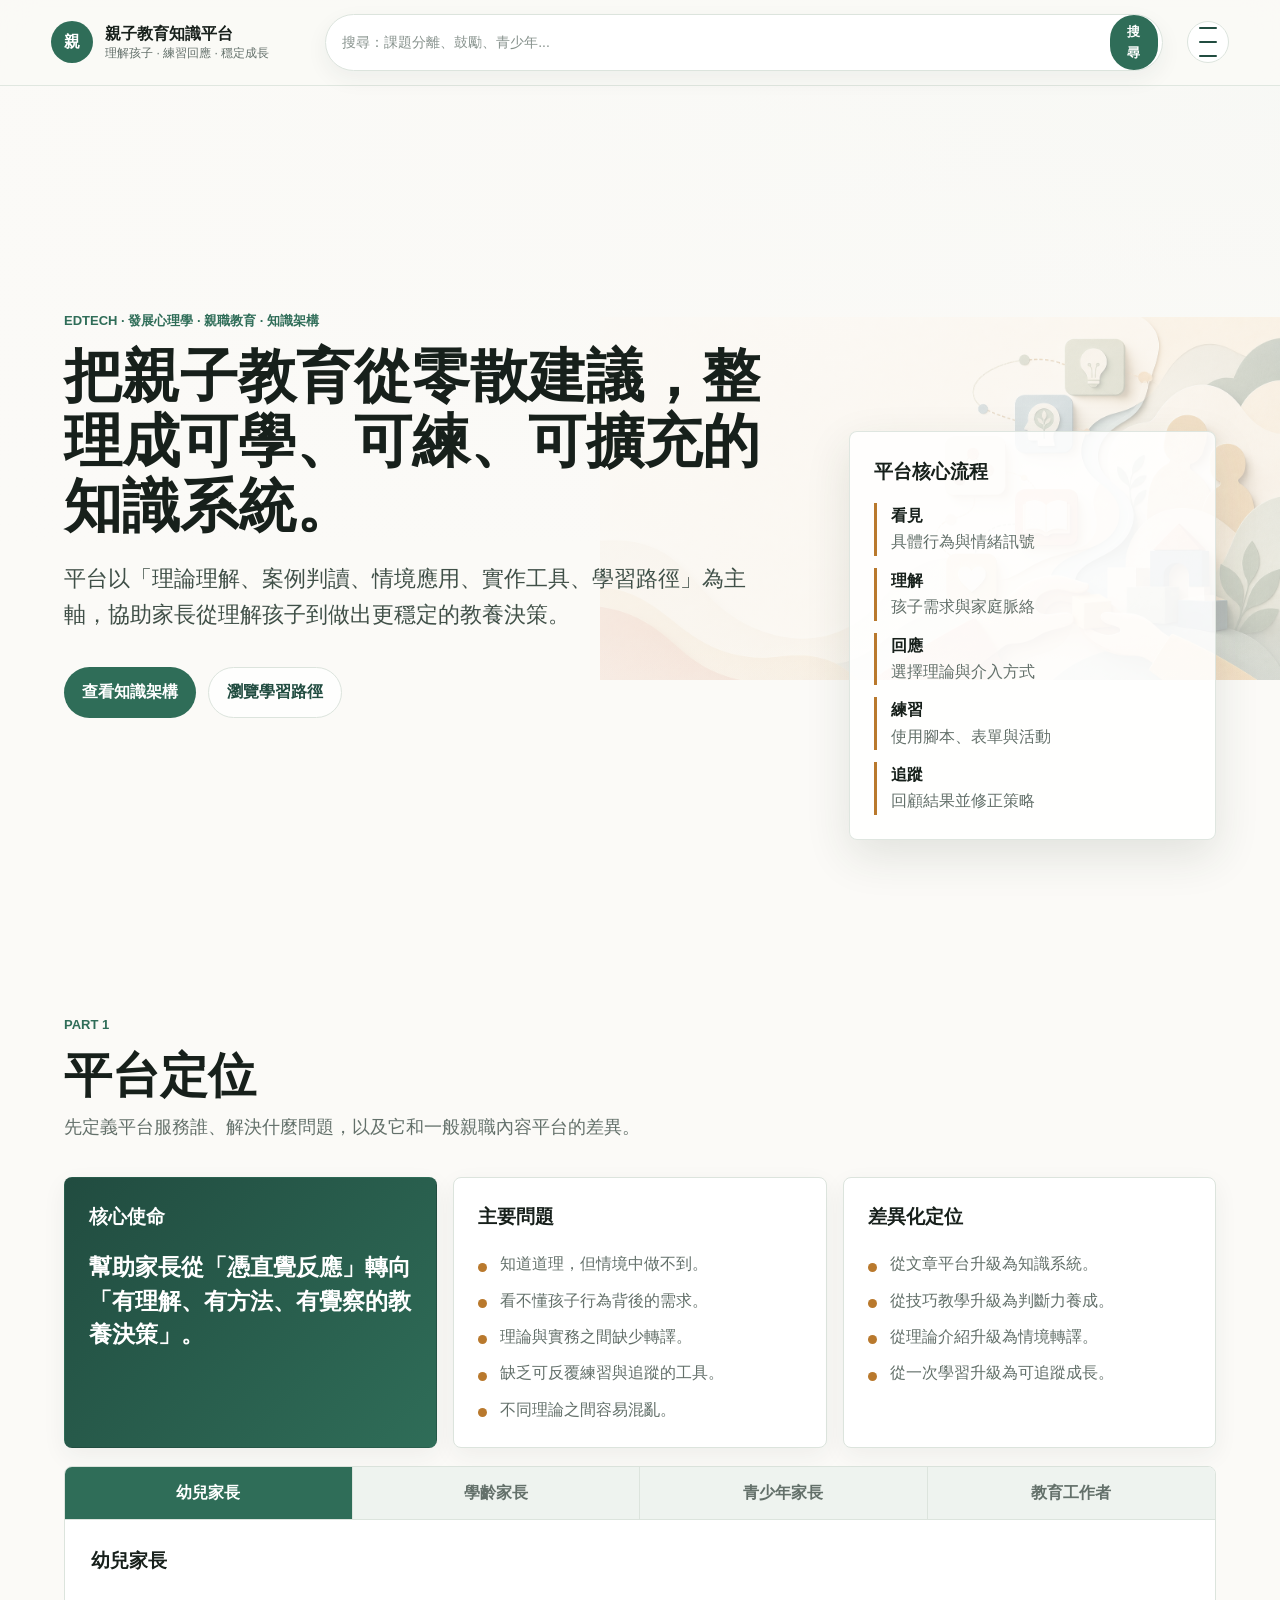
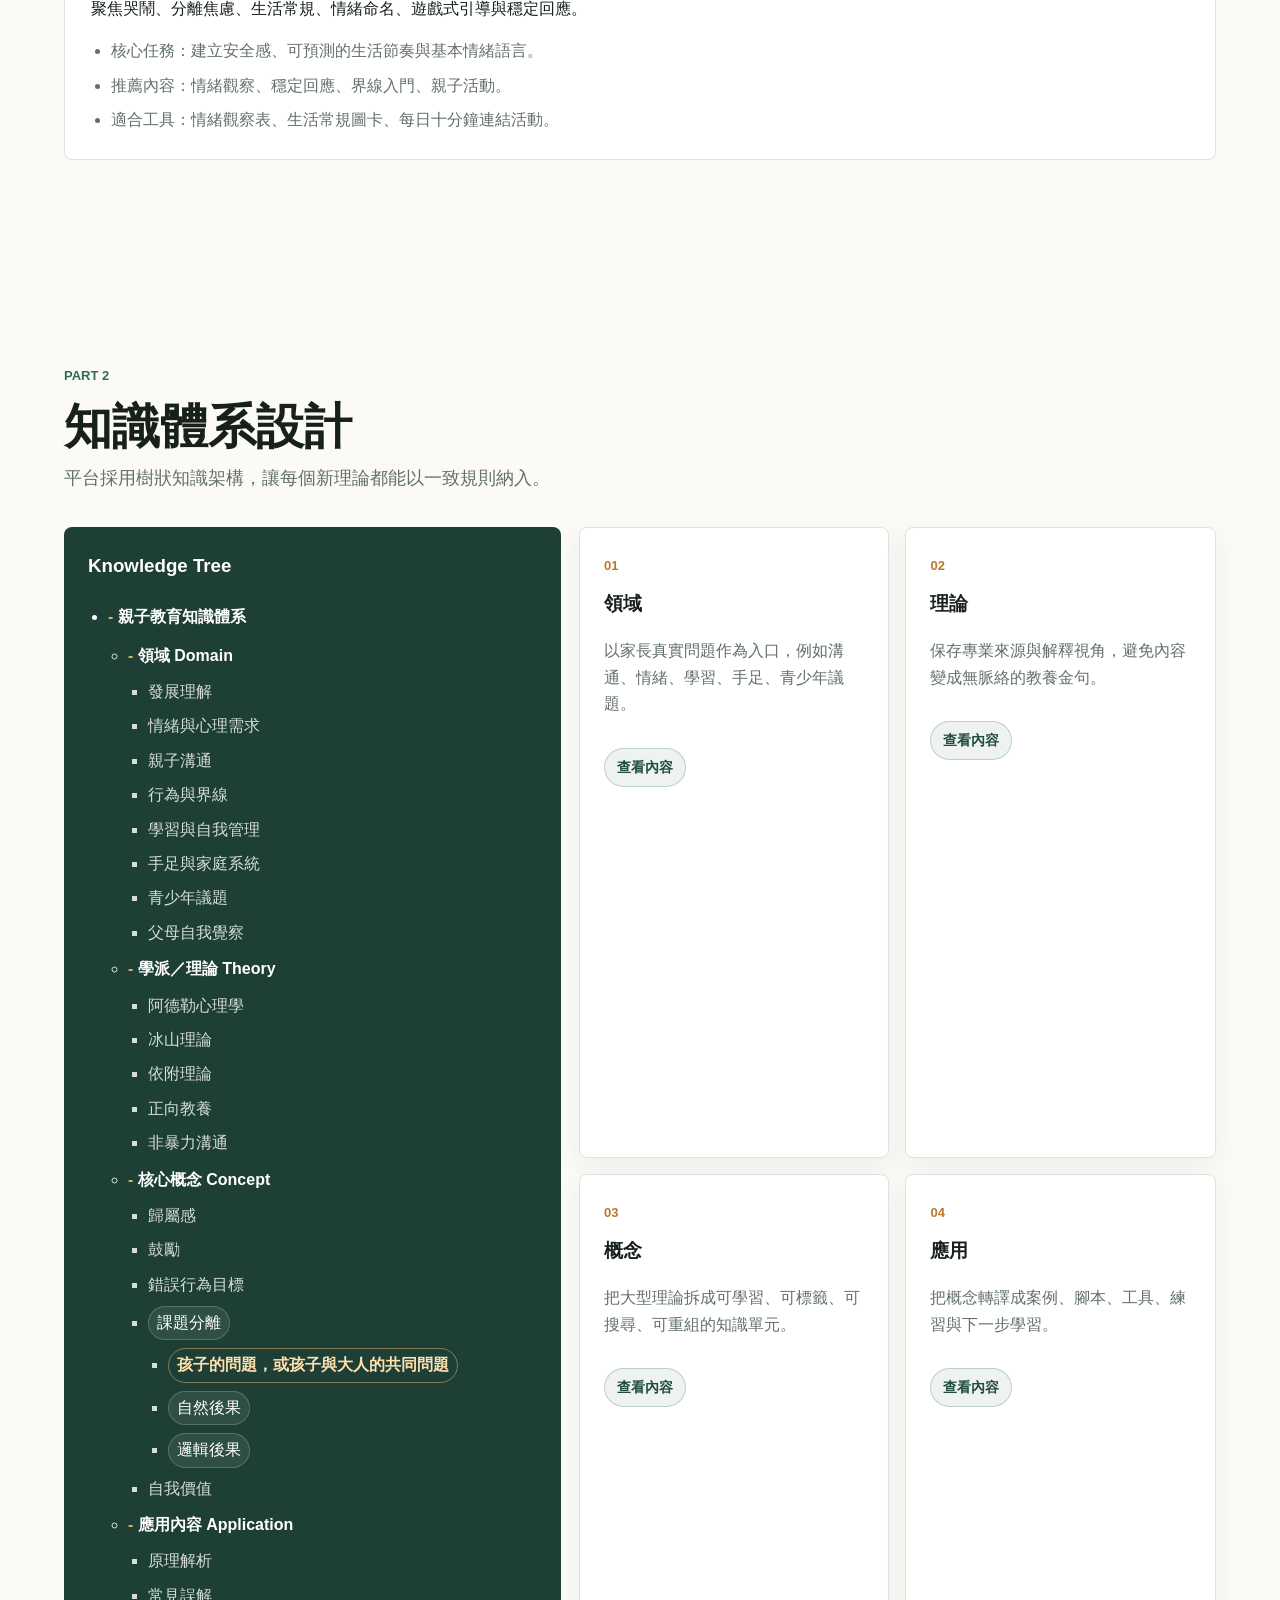
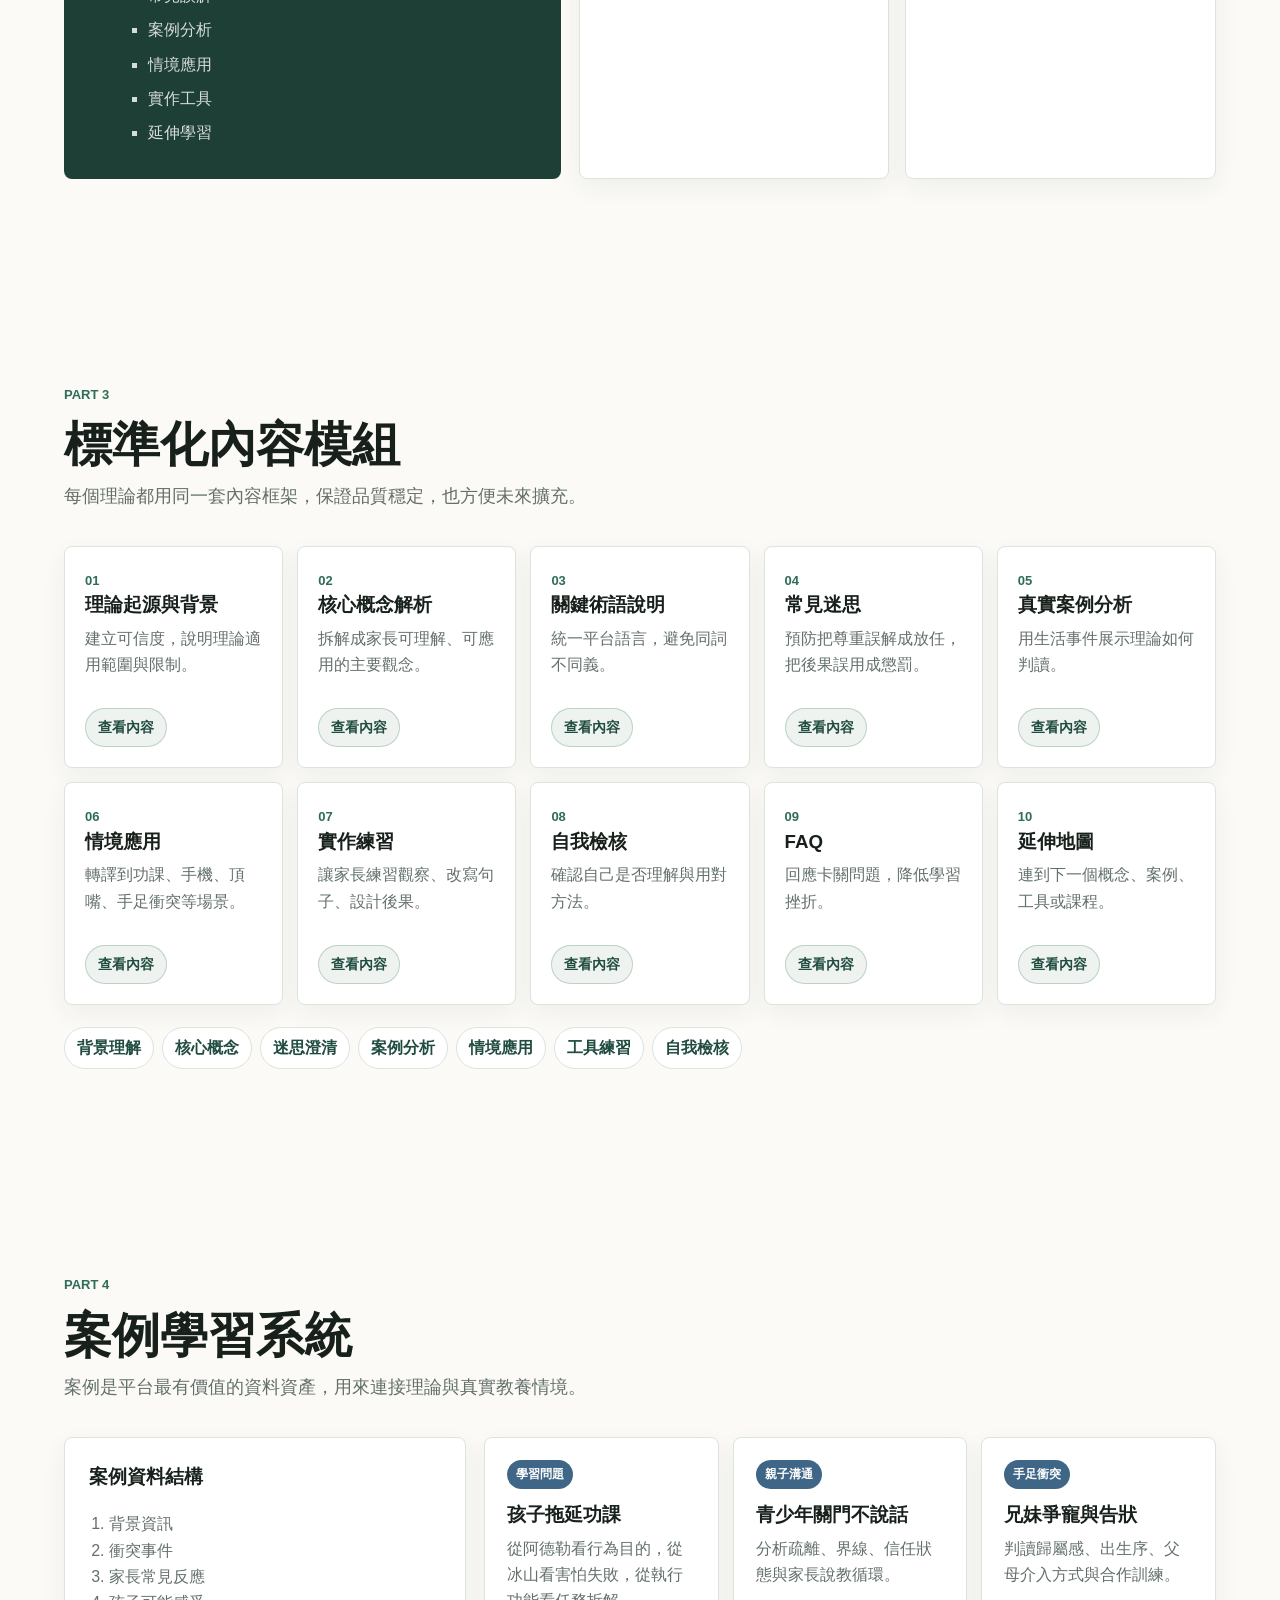
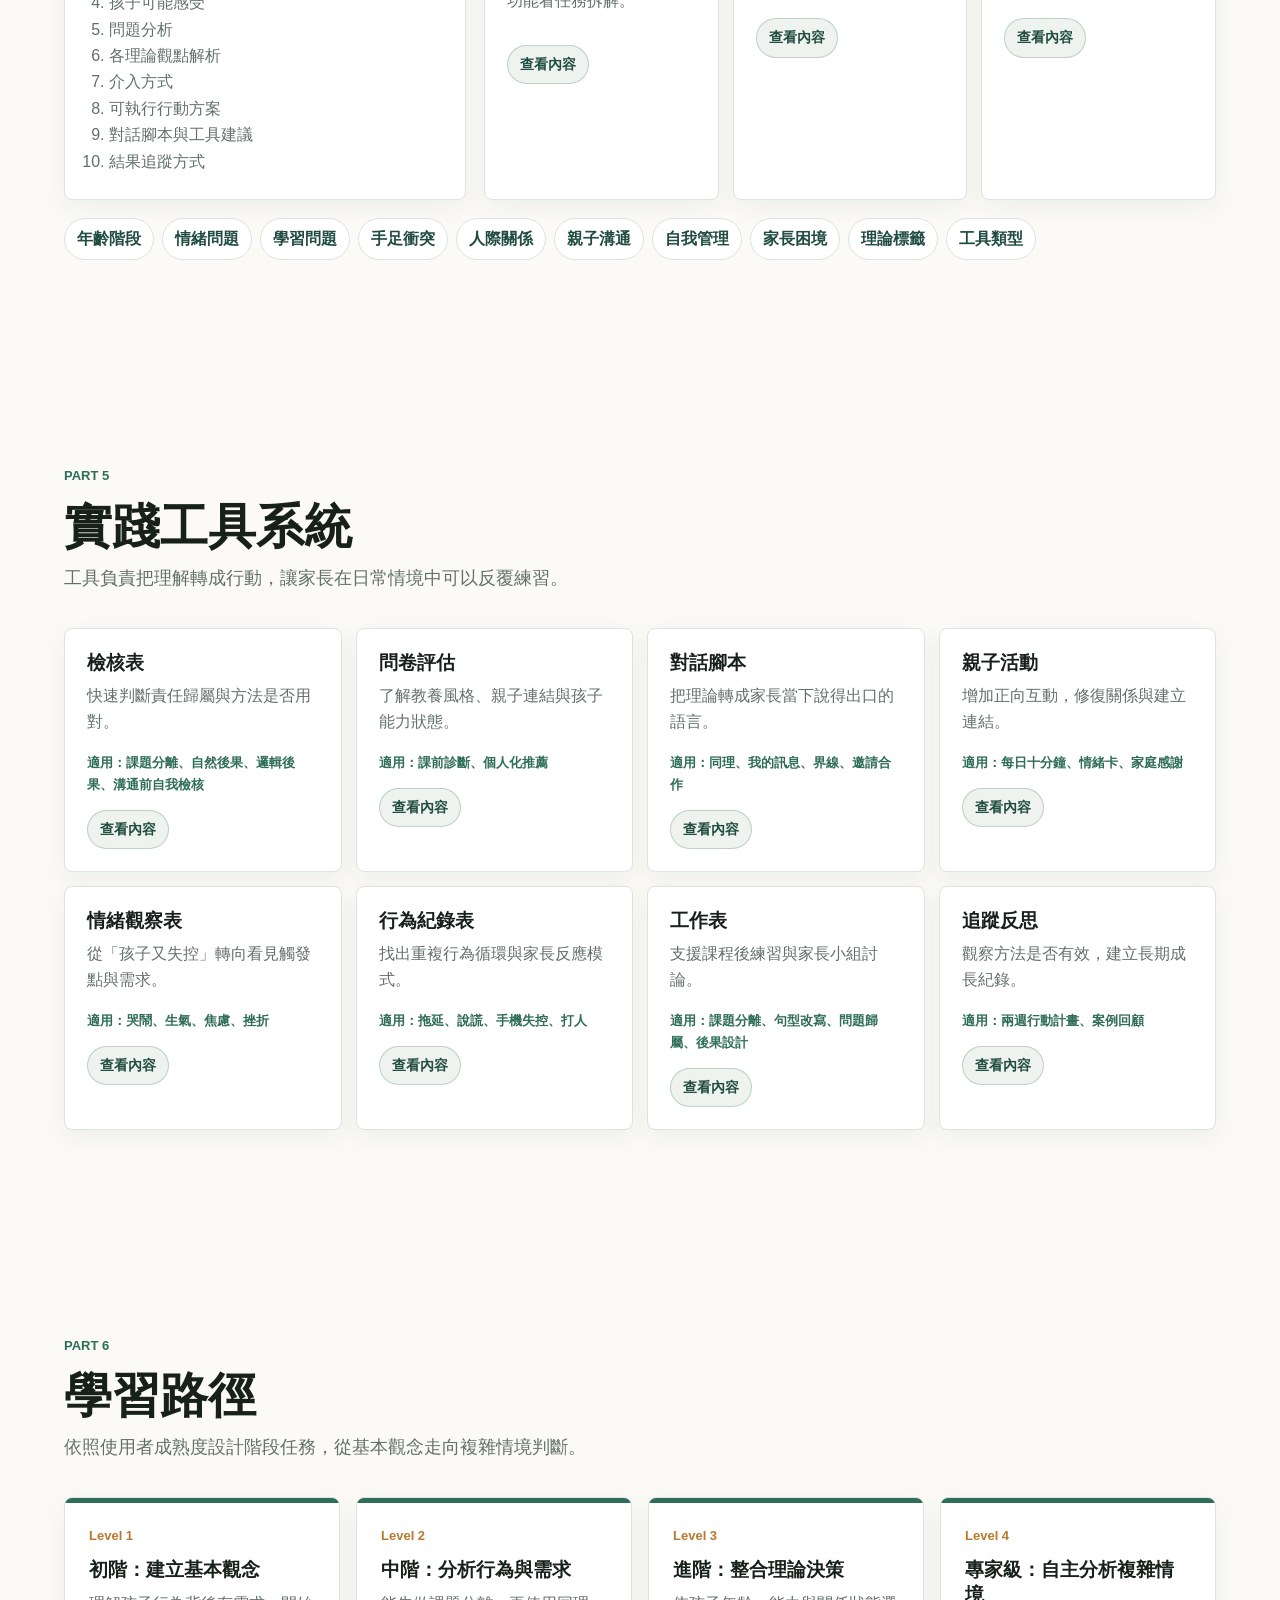
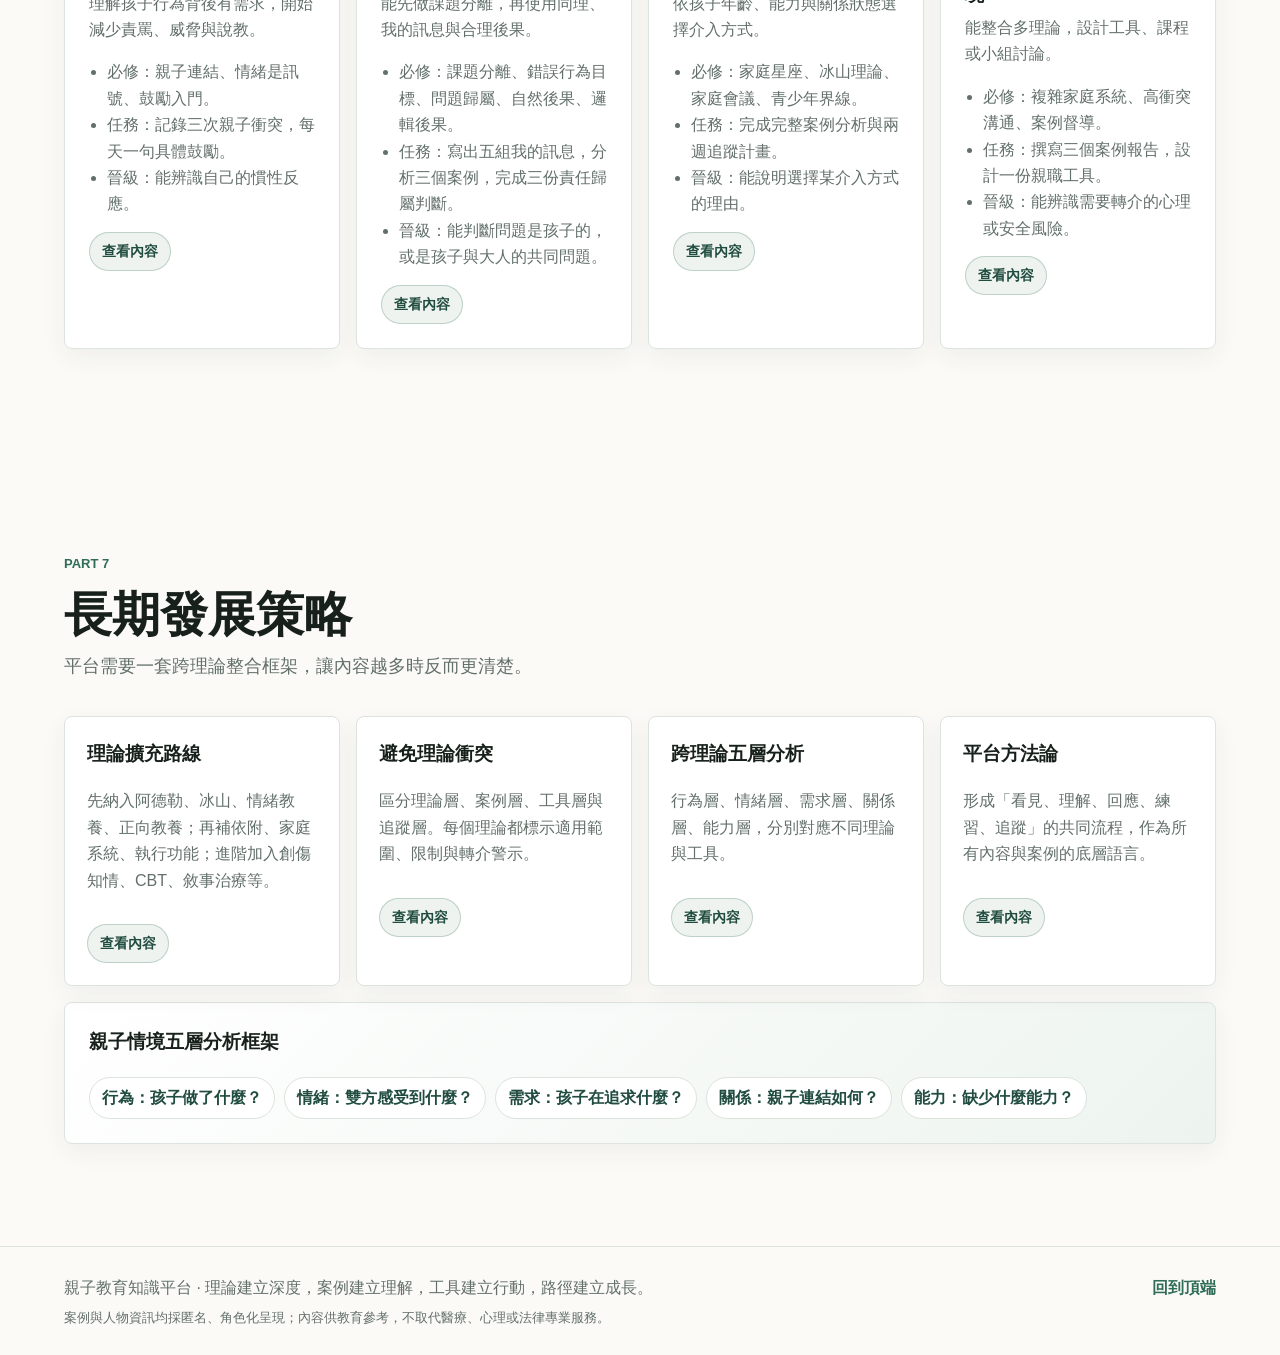
<file: index.html>
<!doctype html>
<html lang="zh-Hant">
  <head>
    <meta charset="utf-8" />
    <meta name="viewport" content="width=device-width, initial-scale=1" />
    <title>親子教育知識平台｜可學、可練的教養工具與案例</title>
    <meta
      name="description"
      content="整合理論、匿名案例、實作工具與學習路徑，協助家長理解孩子，做出更穩定的教養決策。"
    />
    <link rel="icon" href="assets/favicon.svg" type="image/svg+xml" />
    <link rel="stylesheet" href="styles.css?v=20260818-2" />
  </head>
  <body>
    <a class="skip-link" href="#main-content">跳到主要內容</a>
    <div id="page-top" class="page-top-anchor" aria-hidden="true"></div>
    <header class="site-header">
      <a class="brand" href="#page-top" data-scroll-top aria-label="回到首頁">
        <span class="brand-mark">親</span>
        <span>
          <strong>親子教育知識平台</strong>
          <small>理解孩子 · 練習回應 · 穩定成長</small>
        </span>
      </a>
      <form class="site-search" role="search" aria-label="搜尋平台內容" data-site-search>
        <label class="sr-only" for="site-search-input">搜尋平台內容</label>
        <input
          id="site-search-input"
          type="search"
          placeholder="搜尋：課題分離、鼓勵、青少年..."
          autocomplete="off"
          aria-autocomplete="list"
          aria-controls="search-results"
          aria-expanded="false"
          data-search-input
        />
        <button type="submit" aria-label="搜尋">搜尋</button>
        <div
          class="search-results"
          id="search-results"
          role="region"
          aria-label="搜尋結果"
          aria-live="polite"
          data-search-results
          hidden
        ></div>
      </form>
      <button
        class="menu-toggle"
        type="button"
        aria-label="開啟選單"
        aria-expanded="false"
        aria-controls="mobile-menu"
        data-menu-toggle
      >
        <span aria-hidden="true"></span>
        <span aria-hidden="true"></span>
        <span aria-hidden="true"></span>
      </button>
      <nav class="top-nav" aria-label="主要導覽">
        <a href="#positioning">定位</a>
        <a href="#knowledge">知識體系</a>
        <a href="#content">內容模組</a>
        <a href="#cases">案例系統</a>
        <a href="#tools">工具系統</a>
        <a href="#path">學習路徑</a>
        <a href="#strategy">發展策略</a>
      </nav>
      <nav class="mobile-menu" id="mobile-menu" aria-label="手機導覽" data-mobile-menu hidden>
        <a href="#positioning">定位</a>
        <a href="#knowledge">知識體系</a>
        <a href="#content">內容模組</a>
        <a href="#cases">案例系統</a>
        <a href="#tools">工具系統</a>
        <a href="#path">學習路徑</a>
        <a href="#strategy">發展策略</a>
      </nav>
    </header>

    <main id="main-content">
      <section class="hero" aria-labelledby="hero-title">
        <div class="hero-bg" aria-hidden="true"></div>
        <div class="hero-content">
          <p class="eyebrow">EdTech · 發展心理學 · 親職教育 · 知識架構</p>
          <h1 id="hero-title">把親子教育從零散建議，整理成可學、可練、可擴充的知識系統。</h1>
          <p class="hero-copy">
            平台以「理論理解、案例判讀、情境應用、實作工具、學習路徑」為主軸，協助家長從理解孩子到做出更穩定的教養決策。
          </p>
          <div class="hero-actions">
            <a class="primary-action" href="#knowledge">查看知識架構</a>
            <a class="secondary-action" href="#path">瀏覽學習路徑</a>
          </div>
        </div>
        <aside class="hero-panel" aria-label="平台核心流程">
          <h2>平台核心流程</h2>
          <ol>
            <li><span>看見</span>具體行為與情緒訊號</li>
            <li><span>理解</span>孩子需求與家庭脈絡</li>
            <li><span>回應</span>選擇理論與介入方式</li>
            <li><span>練習</span>使用腳本、表單與活動</li>
            <li><span>追蹤</span>回顧結果並修正策略</li>
          </ol>
        </aside>
      </section>

      <section class="section" id="positioning">
        <div class="section-heading">
          <p class="eyebrow">Part 1</p>
          <h2>平台定位</h2>
          <p>先定義平台服務誰、解決什麼問題，以及它和一般親職內容平台的差異。</p>
        </div>
        <div class="position-grid">
          <article class="statement">
            <h3>核心使命</h3>
            <p>幫助家長從「憑直覺反應」轉向「有理解、有方法、有覺察的教養決策」。</p>
          </article>
          <article>
            <h3>主要問題</h3>
            <ul class="check-list">
              <li>知道道理，但情境中做不到。</li>
              <li>看不懂孩子行為背後的需求。</li>
              <li>理論與實務之間缺少轉譯。</li>
              <li>缺乏可反覆練習與追蹤的工具。</li>
              <li>不同理論之間容易混亂。</li>
            </ul>
          </article>
          <article>
            <h3>差異化定位</h3>
            <ul class="check-list">
              <li>從文章平台升級為知識系統。</li>
              <li>從技巧教學升級為判斷力養成。</li>
              <li>從理論介紹升級為情境轉譯。</li>
              <li>從一次學習升級為可追蹤成長。</li>
            </ul>
          </article>
        </div>

        <div class="audience-tabs" data-tabs>
          <div class="tab-list" role="tablist" aria-label="目標使用者">
            <button class="tab-button active" id="tab-toddler" type="button" role="tab" aria-selected="true" aria-controls="panel-toddler" tabindex="0" data-tab="toddler">幼兒家長</button>
            <button class="tab-button" id="tab-school" type="button" role="tab" aria-selected="false" aria-controls="panel-school" tabindex="-1" data-tab="school">學齡家長</button>
            <button class="tab-button" id="tab-teen" type="button" role="tab" aria-selected="false" aria-controls="panel-teen" tabindex="-1" data-tab="teen">青少年家長</button>
            <button class="tab-button" id="tab-educator" type="button" role="tab" aria-selected="false" aria-controls="panel-educator" tabindex="-1" data-tab="educator">教育工作者</button>
          </div>
          <div class="tab-panel active" id="panel-toddler" role="tabpanel" aria-labelledby="tab-toddler" data-panel="toddler">
            <h3>幼兒家長</h3>
            <p>聚焦哭鬧、分離焦慮、生活常規、情緒命名、遊戲式引導與穩定回應。</p>
            <ul class="compact-list">
              <li>核心任務：建立安全感、可預測的生活節奏與基本情緒語言。</li>
              <li>推薦內容：情緒觀察、穩定回應、界線入門、親子活動。</li>
              <li>適合工具：情緒觀察表、生活常規圖卡、每日十分鐘連結活動。</li>
            </ul>
          </div>
          <div class="tab-panel" id="panel-school" role="tabpanel" aria-labelledby="tab-school" data-panel="school" hidden>
            <h3>學齡兒童家長</h3>
            <p>聚焦功課拖延、生活自理、手足衝突、說謊、頂嘴、責任感與自我管理。</p>
            <ul class="compact-list">
              <li>核心任務：從提醒與催促，轉向責任分工與能力訓練。</li>
              <li>推薦內容：課題分離、問題歸屬、鼓勵句型、自然後果、邏輯後果。</li>
              <li>適合工具：功課拆解表、行為紀錄表、我的訊息改寫單。</li>
            </ul>
          </div>
          <div class="tab-panel" id="panel-teen" role="tabpanel" aria-labelledby="tab-teen" data-panel="teen" hidden>
            <h3>青少年家長</h3>
            <p>聚焦尊重與界線、手機使用、交友戀愛、學習動機、親子疏離與權力衝突。</p>
            <ul class="compact-list">
              <li>核心任務：維持關係溫度，同時讓孩子練習選擇與承擔後果。</li>
              <li>推薦內容：青少年界線、價值觀對話、同理傾聽、家庭會議。</li>
              <li>適合工具：對話腳本、手機協議表、風險情境討論單。</li>
            </ul>
          </div>
          <div class="tab-panel" id="panel-educator" role="tabpanel" aria-labelledby="tab-educator" data-panel="educator" hidden>
            <h3>教育工作者</h3>
            <p>聚焦系統化教材、案例分析框架、課程活動、家長引導語與工具表單。</p>
            <ul class="compact-list">
              <li>核心任務：把理論轉成可教、可討論、可練習的課程材料。</li>
              <li>推薦內容：案例督導、工具設計、跨理論分析、學習路徑規劃。</li>
              <li>適合工具：案例討論單、課程活動設計表、家長小組引導問題。</li>
            </ul>
          </div>
        </div>
      </section>

      <section class="section split" id="knowledge">
        <div class="section-heading">
          <p class="eyebrow">Part 2</p>
          <h2>知識體系設計</h2>
          <p>平台採用樹狀知識架構，讓每個新理論都能以一致規則納入。</p>
        </div>
        <div class="knowledge-layout">
          <div class="tree-card">
            <h3>Knowledge Tree</h3>
            <ul class="tree">
              <li>
                <button type="button" class="tree-toggle">親子教育知識體系</button>
                <ul>
                  <li>
                    <button type="button" class="tree-toggle">領域 Domain</button>
                    <ul>
                      <li>發展理解</li>
                      <li>情緒與心理需求</li>
                      <li>親子溝通</li>
                      <li>行為與界線</li>
                      <li>學習與自我管理</li>
                      <li>手足與家庭系統</li>
                      <li>青少年議題</li>
                      <li>父母自我覺察</li>
                    </ul>
                  </li>
                  <li>
                    <button type="button" class="tree-toggle">學派／理論 Theory</button>
                    <ul>
                      <li>阿德勒心理學</li>
                      <li>冰山理論</li>
                      <li>依附理論</li>
                      <li>正向教養</li>
                      <li>非暴力溝通</li>
                    </ul>
                  </li>
                  <li>
                    <button type="button" class="tree-toggle">核心概念 Concept</button>
                    <ul>
                      <li>歸屬感</li>
                      <li>鼓勵</li>
                      <li>錯誤行為目標</li>
                      <li>
                        <button type="button" class="tree-detail" data-detail="concept-task-separation">課題分離</button>
                        <ul>
                          <li><a class="tree-link" href="consequences.html">孩子的問題，或孩子與大人的共同問題</a></li>
                          <li><button type="button" class="tree-detail" data-detail="concept-natural-consequence">自然後果</button></li>
                          <li><button type="button" class="tree-detail" data-detail="concept-logical-consequence">邏輯後果</button></li>
                        </ul>
                      </li>
                      <li>自我價值</li>
                    </ul>
                  </li>
                  <li>
                    <button type="button" class="tree-toggle">應用內容 Application</button>
                    <ul>
                      <li>原理解析</li>
                      <li>常見誤解</li>
                      <li>案例分析</li>
                      <li>情境應用</li>
                      <li>實作工具</li>
                      <li>延伸學習</li>
                    </ul>
                  </li>
                </ul>
              </li>
            </ul>
          </div>
          <div class="level-grid">
            <article data-detail="level-domain">
              <span>01</span>
              <h3>領域</h3>
              <p>以家長真實問題作為入口，例如溝通、情緒、學習、手足、青少年議題。</p>
            </article>
            <article data-detail="level-theory">
              <span>02</span>
              <h3>理論</h3>
              <p>保存專業來源與解釋視角，避免內容變成無脈絡的教養金句。</p>
            </article>
            <article data-detail="level-concept">
              <span>03</span>
              <h3>概念</h3>
              <p>把大型理論拆成可學習、可標籤、可搜尋、可重組的知識單元。</p>
            </article>
            <article data-detail="level-application">
              <span>04</span>
              <h3>應用</h3>
              <p>把概念轉譯成案例、腳本、工具、練習與下一步學習。</p>
            </article>
          </div>
        </div>
      </section>

      <section class="section" id="content">
        <div class="section-heading">
          <p class="eyebrow">Part 3</p>
          <h2>標準化內容模組</h2>
          <p>每個理論都用同一套內容框架，保證品質穩定，也方便未來擴充。</p>
        </div>
        <div class="module-grid">
          <article data-detail="module-origin"><strong>01</strong><h3>理論起源與背景</h3><p>建立可信度，說明理論適用範圍與限制。</p></article>
          <article data-detail="module-concepts"><strong>02</strong><h3>核心概念解析</h3><p>拆解成家長可理解、可應用的主要觀念。</p></article>
          <article data-detail="module-terms"><strong>03</strong><h3>關鍵術語說明</h3><p>統一平台語言，避免同詞不同義。</p></article>
          <article data-detail="module-myths"><strong>04</strong><h3>常見迷思</h3><p>預防把尊重誤解成放任，把後果誤用成懲罰。</p></article>
          <article data-detail="module-cases"><strong>05</strong><h3>真實案例分析</h3><p>用生活事件展示理論如何判讀。</p></article>
          <article data-detail="module-scenarios"><strong>06</strong><h3>情境應用</h3><p>轉譯到功課、手機、頂嘴、手足衝突等場景。</p></article>
          <article data-detail="module-practice"><strong>07</strong><h3>實作練習</h3><p>讓家長練習觀察、改寫句子、設計後果。</p></article>
          <article data-detail="module-check"><strong>08</strong><h3>自我檢核</h3><p>確認自己是否理解與用對方法。</p></article>
          <article data-detail="module-faq"><strong>09</strong><h3>FAQ</h3><p>回應卡關問題，降低學習挫折。</p></article>
          <article data-detail="module-map"><strong>10</strong><h3>延伸地圖</h3><p>連到下一個概念、案例、工具或課程。</p></article>
        </div>
        <div class="flow-strip" aria-label="學習順序">
          <button type="button" data-detail="flow-background">背景理解</button>
          <button type="button" data-detail="flow-concept">核心概念</button>
          <button type="button" data-detail="flow-myth">迷思澄清</button>
          <button type="button" data-detail="flow-case">案例分析</button>
          <button type="button" data-detail="flow-scenario">情境應用</button>
          <button type="button" data-detail="flow-tool">工具練習</button>
          <button type="button" data-detail="flow-check">自我檢核</button>
        </div>
      </section>

      <section class="section" id="cases">
        <div class="section-heading">
          <p class="eyebrow">Part 4</p>
          <h2>案例學習系統</h2>
          <p>案例是平台最有價值的資料資產，用來連接理論與真實教養情境。</p>
        </div>
        <div class="case-builder">
          <div class="case-schema">
            <h3>案例資料結構</h3>
            <ol>
              <li>背景資訊</li>
              <li>衝突事件</li>
              <li>家長常見反應</li>
              <li>孩子可能感受</li>
              <li>問題分析</li>
              <li>各理論觀點解析</li>
              <li>介入方式</li>
              <li>可執行行動方案</li>
              <li>對話腳本與工具建議</li>
              <li>結果追蹤方式</li>
            </ol>
          </div>
          <div class="case-cards">
            <article data-detail="case-homework">
              <span>學習問題</span>
              <h3>孩子拖延功課</h3>
              <p>從阿德勒看行為目的，從冰山看害怕失敗，從執行功能看任務拆解。</p>
            </article>
            <article data-detail="case-teen-door">
              <span>親子溝通</span>
              <h3>青少年關門不說話</h3>
              <p>分析疏離、界線、信任狀態與家長說教循環。</p>
            </article>
            <article data-detail="case-siblings">
              <span>手足衝突</span>
              <h3>兄妹爭寵與告狀</h3>
              <p>判讀歸屬感、出生序、父母介入方式與合作訓練。</p>
            </article>
          </div>
        </div>
        <div class="tag-cloud" aria-label="案例分類">
          <button type="button" data-detail="tag-age">年齡階段</button><button type="button" data-detail="tag-emotion">情緒問題</button><button type="button" data-detail="tag-learning">學習問題</button><button type="button" data-detail="tag-sibling">手足衝突</button>
          <button type="button" data-detail="tag-social">人際關係</button><button type="button" data-detail="tag-communication">親子溝通</button><button type="button" data-detail="tag-self">自我管理</button><button type="button" data-detail="tag-parent">家長困境</button>
          <button type="button" data-detail="tag-theory">理論標籤</button><button type="button" data-detail="tag-tool">工具類型</button>
        </div>
      </section>

      <section class="section" id="tools">
        <div class="section-heading">
          <p class="eyebrow">Part 5</p>
          <h2>實踐工具系統</h2>
          <p>工具負責把理解轉成行動，讓家長在日常情境中可以反覆練習。</p>
        </div>
        <div class="tool-matrix">
          <article data-detail="tool-checklist">
            <h3>檢核表</h3>
            <p>快速判斷責任歸屬與方法是否用對。</p>
            <small>適用：課題分離、自然後果、邏輯後果、溝通前自我檢核</small>
          </article>
          <article data-detail="tool-assessment">
            <h3>問卷評估</h3>
            <p>了解教養風格、親子連結與孩子能力狀態。</p>
            <small>適用：課前診斷、個人化推薦</small>
          </article>
          <article data-detail="tool-script">
            <h3>對話腳本</h3>
            <p>把理論轉成家長當下說得出口的語言。</p>
            <small>適用：同理、我的訊息、界線、邀請合作</small>
          </article>
          <article data-detail="tool-activity">
            <h3>親子活動</h3>
            <p>增加正向互動，修復關係與建立連結。</p>
            <small>適用：每日十分鐘、情緒卡、家庭感謝</small>
          </article>
          <article data-detail="tool-emotion-log">
            <h3>情緒觀察表</h3>
            <p>從「孩子又失控」轉向看見觸發點與需求。</p>
            <small>適用：哭鬧、生氣、焦慮、挫折</small>
          </article>
          <article data-detail="tool-behavior-log">
            <h3>行為紀錄表</h3>
            <p>找出重複行為循環與家長反應模式。</p>
            <small>適用：拖延、說謊、手機失控、打人</small>
          </article>
          <article data-detail="tool-worksheet">
            <h3>工作表</h3>
            <p>支援課程後練習與家長小組討論。</p>
            <small>適用：課題分離、句型改寫、問題歸屬、後果設計</small>
          </article>
          <article data-detail="tool-reflection">
            <h3>追蹤反思</h3>
            <p>觀察方法是否有效，建立長期成長紀錄。</p>
            <small>適用：兩週行動計畫、案例回顧</small>
          </article>
        </div>
      </section>

      <section class="section" id="path">
        <div class="section-heading">
          <p class="eyebrow">Part 6</p>
          <h2>學習路徑</h2>
          <p>依照使用者成熟度設計階段任務，從基本觀念走向複雜情境判斷。</p>
        </div>
        <div class="path-timeline">
          <article data-detail="path-beginner">
            <span>Level 1</span>
            <h3>初階：建立基本觀念</h3>
            <p>理解孩子行為背後有需求，開始減少責罵、威脅與說教。</p>
            <ul>
              <li>必修：親子連結、情緒是訊號、鼓勵入門。</li>
              <li>任務：記錄三次親子衝突，每天一句具體鼓勵。</li>
              <li>晉級：能辨識自己的慣性反應。</li>
            </ul>
          </article>
          <article data-detail="path-intermediate">
            <span>Level 2</span>
            <h3>中階：分析行為與需求</h3>
            <p>能先做課題分離，再使用同理、我的訊息與合理後果。</p>
            <ul>
              <li>必修：課題分離、錯誤行為目標、問題歸屬、自然後果、邏輯後果。</li>
              <li>任務：寫出五組我的訊息，分析三個案例，完成三份責任歸屬判斷。</li>
              <li>晉級：能判斷問題是孩子的，或是孩子與大人的共同問題。</li>
            </ul>
          </article>
          <article data-detail="path-advanced">
            <span>Level 3</span>
            <h3>進階：整合理論決策</h3>
            <p>依孩子年齡、能力與關係狀態選擇介入方式。</p>
            <ul>
              <li>必修：家庭星座、冰山理論、家庭會議、青少年界線。</li>
              <li>任務：完成完整案例分析與兩週追蹤計畫。</li>
              <li>晉級：能說明選擇某介入方式的理由。</li>
            </ul>
          </article>
          <article data-detail="path-expert">
            <span>Level 4</span>
            <h3>專家級：自主分析複雜情境</h3>
            <p>能整合多理論，設計工具、課程或小組討論。</p>
            <ul>
              <li>必修：複雜家庭系統、高衝突溝通、案例督導。</li>
              <li>任務：撰寫三個案例報告，設計一份親職工具。</li>
              <li>晉級：能辨識需要轉介的心理或安全風險。</li>
            </ul>
          </article>
        </div>
      </section>

      <section class="section" id="strategy">
        <div class="section-heading">
          <p class="eyebrow">Part 7</p>
          <h2>長期發展策略</h2>
          <p>平台需要一套跨理論整合框架，讓內容越多時反而更清楚。</p>
        </div>
        <div class="strategy-grid">
          <article data-detail="strategy-theories">
            <h3>理論擴充路線</h3>
            <p>先納入阿德勒、冰山、情緒教養、正向教養；再補依附、家庭系統、執行功能；進階加入創傷知情、CBT、敘事治療等。</p>
          </article>
          <article data-detail="strategy-conflict">
            <h3>避免理論衝突</h3>
            <p>區分理論層、案例層、工具層與追蹤層。每個理論都標示適用範圍、限制與轉介警示。</p>
          </article>
          <article data-detail="strategy-five-layer">
            <h3>跨理論五層分析</h3>
            <p>行為層、情緒層、需求層、關係層、能力層，分別對應不同理論與工具。</p>
          </article>
          <article data-detail="strategy-method">
            <h3>平台方法論</h3>
            <p>形成「看見、理解、回應、練習、追蹤」的共同流程，作為所有內容與案例的底層語言。</p>
          </article>
        </div>
        <div class="method-card">
          <h3>親子情境五層分析框架</h3>
          <div class="method-steps">
            <button type="button" data-detail="layer-behavior">行為：孩子做了什麼？</button>
            <button type="button" data-detail="layer-emotion">情緒：雙方感受到什麼？</button>
            <button type="button" data-detail="layer-need">需求：孩子在追求什麼？</button>
            <button type="button" data-detail="layer-relationship">關係：親子連結如何？</button>
            <button type="button" data-detail="layer-capability">能力：缺少什麼能力？</button>
          </div>
        </div>
      </section>
    </main>

    <footer class="site-footer">
      <div>
        <p>親子教育知識平台 · 理論建立深度，案例建立理解，工具建立行動，路徑建立成長。</p>
        <p class="footer-note">案例與人物資訊均採匿名、角色化呈現；內容供教育參考，不取代醫療、心理或法律專業服務。</p>
      </div>
      <a id="back-to-top" href="#page-top" data-scroll-top>回到頂端</a>
    </footer>

    <div class="detail-drawer" data-detail-drawer hidden>
      <div class="detail-backdrop" data-close-detail></div>
      <aside class="detail-panel" role="dialog" aria-modal="true" aria-labelledby="detail-title">
        <button class="detail-close" type="button" data-close-detail aria-label="關閉內容">×</button>
        <p class="detail-kicker" data-detail-kicker>內容</p>
        <h2 id="detail-title" data-detail-title></h2>
        <div class="detail-body" data-detail-body></div>
      </aside>
    </div>

    <script src="script.js?v=20260820-1"></script>
  </body>
</html>
</file>
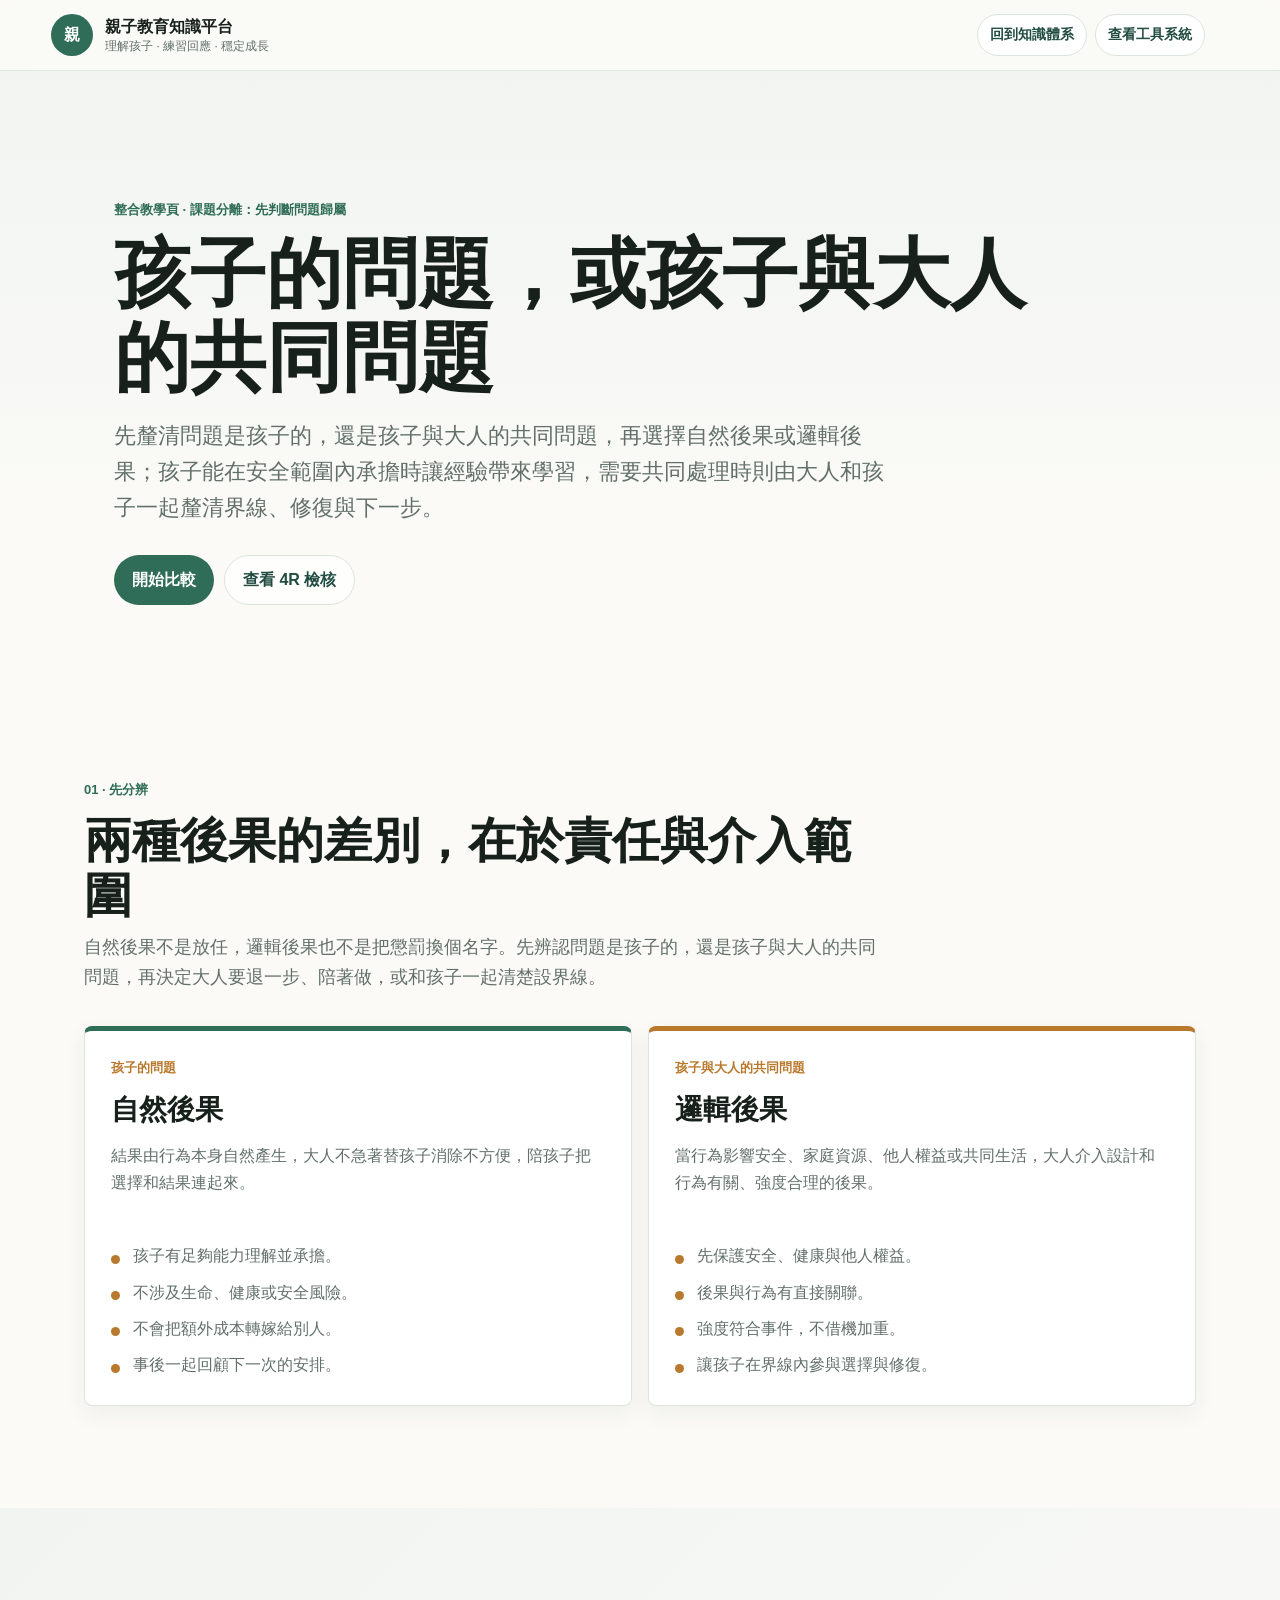
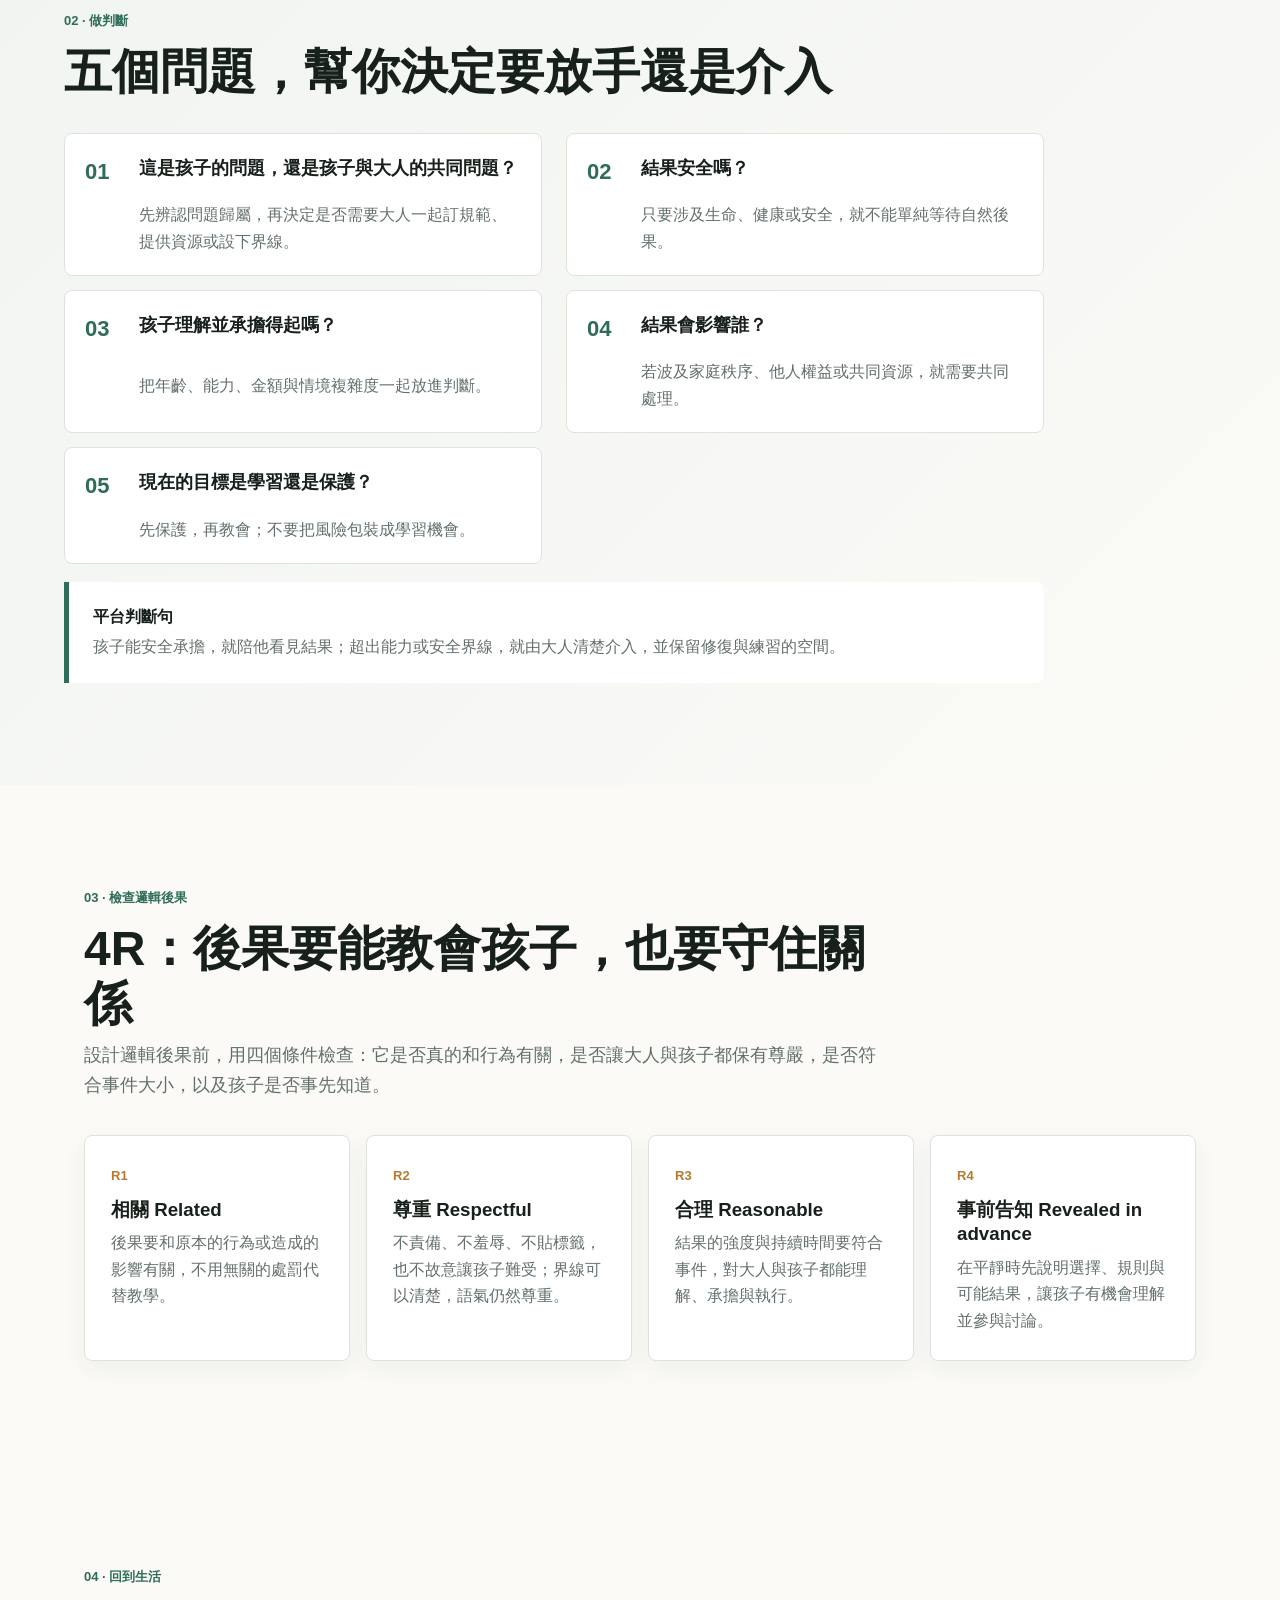
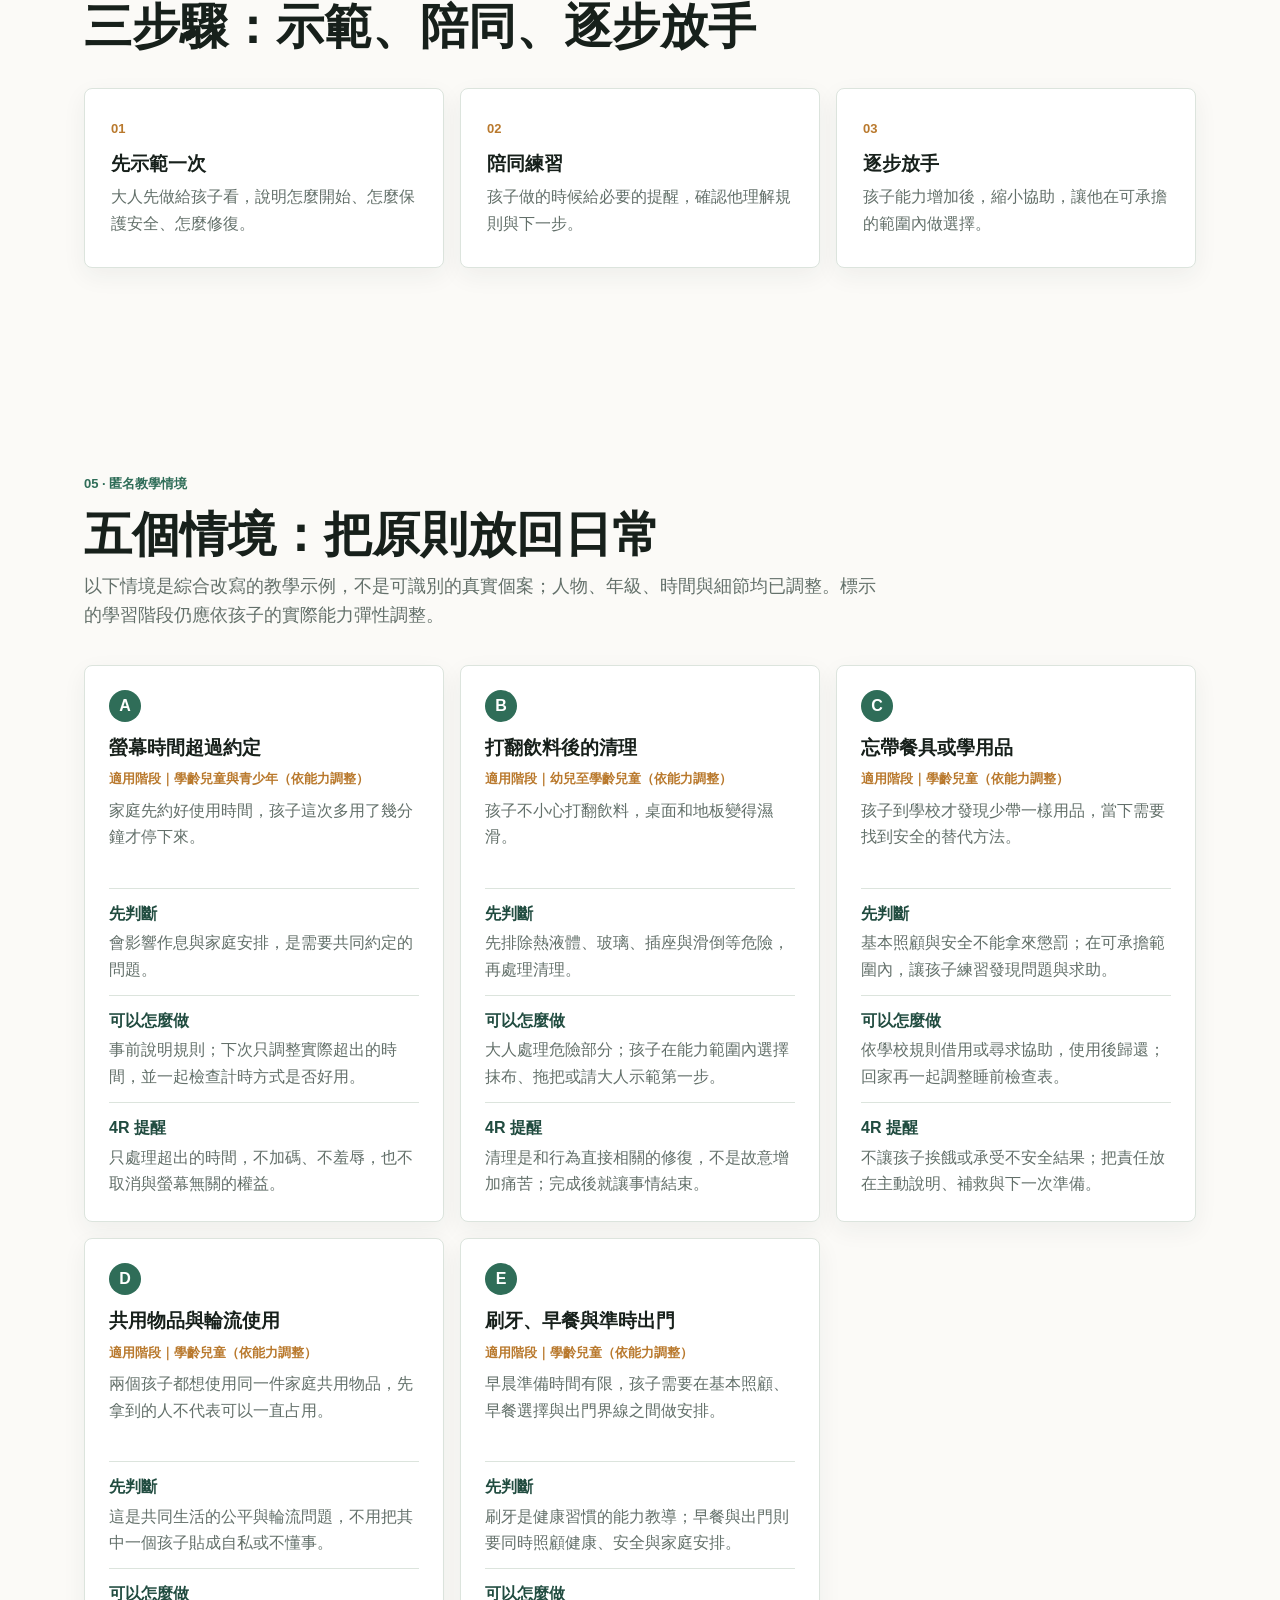
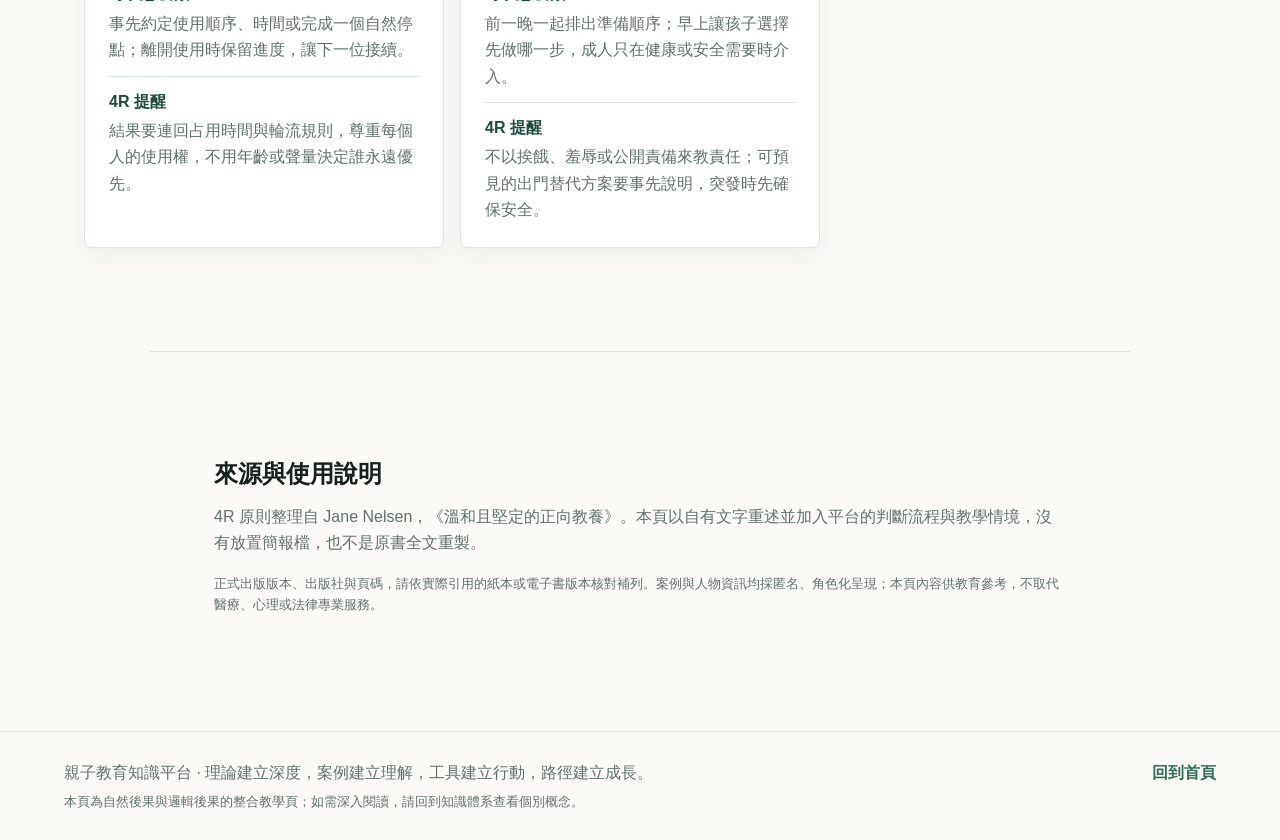
<file: consequences.html>
<!doctype html>
<html lang="zh-Hant">
  <head>
    <meta charset="utf-8" />
    <meta name="viewport" content="width=device-width, initial-scale=1" />
    <title>孩子的問題，或孩子與大人的共同問題｜自然後果 × 邏輯後果｜親子教育知識平台</title>
    <meta
      name="description"
      content="先判斷問題是孩子的，還是孩子與大人的共同問題，再用能力與安全界線分辨自然後果與邏輯後果，並以 4R 原則檢查後果是否相關、尊重、合理且事前告知。"
    />
    <link rel="icon" href="assets/favicon.svg" type="image/svg+xml" />
    <link rel="stylesheet" href="styles.css?v=20260818-2" />
  </head>
  <body class="standalone-page">
    <a class="skip-link" href="#main-content">跳到主要內容</a>
    <header class="site-header standalone-header">
      <a class="brand" href="index.html#page-top" aria-label="回到親子教育知識平台首頁">
        <span class="brand-mark">親</span>
        <span>
          <strong>親子教育知識平台</strong>
          <small>理解孩子 · 練習回應 · 穩定成長</small>
        </span>
      </a>
      <nav class="page-actions" aria-label="頁面導覽">
        <a href="index.html#knowledge">回到知識體系</a>
        <a href="index.html#tools">查看工具系統</a>
      </nav>
    </header>

    <main id="main-content">
      <section class="article-hero" aria-labelledby="page-title">
        <p class="eyebrow">整合教學頁 · 課題分離：先判斷問題歸屬</p>
        <h1 id="page-title">孩子的問題，或孩子與大人的共同問題</h1>
        <p>
          先釐清問題是孩子的，還是孩子與大人的共同問題，再選擇自然後果或邏輯後果；孩子能在安全範圍內承擔時讓經驗帶來學習，需要共同處理時則由大人和孩子一起釐清界線、修復與下一步。
        </p>
        <div class="article-actions">
          <a class="primary-action" href="#comparison">開始比較</a>
          <a class="secondary-action" href="#four-rs">查看 4R 檢核</a>
        </div>
      </section>

      <section class="section article-section" id="comparison" aria-labelledby="comparison-title">
        <div class="section-heading">
          <p class="eyebrow">01 · 先分辨</p>
          <h2 id="comparison-title">兩種後果的差別，在於責任與介入範圍</h2>
          <p>自然後果不是放任，邏輯後果也不是把懲罰換個名字。先辨認問題是孩子的，還是孩子與大人的共同問題，再決定大人要退一步、陪著做，或和孩子一起清楚設界線。</p>
        </div>
        <div class="comparison-grid">
          <article class="consequence-card natural-card">
            <p class="card-label">孩子的問題</p>
            <h3>自然後果</h3>
            <p>結果由行為本身自然產生，大人不急著替孩子消除不方便，陪孩子把選擇和結果連起來。</p>
            <ul class="check-list">
              <li>孩子有足夠能力理解並承擔。</li>
              <li>不涉及生命、健康或安全風險。</li>
              <li>不會把額外成本轉嫁給別人。</li>
              <li>事後一起回顧下一次的安排。</li>
            </ul>
          </article>
          <article class="consequence-card logical-card">
            <p class="card-label">孩子與大人的共同問題</p>
            <h3>邏輯後果</h3>
            <p>當行為影響安全、家庭資源、他人權益或共同生活，大人介入設計和行為有關、強度合理的後果。</p>
            <ul class="check-list">
              <li>先保護安全、健康與他人權益。</li>
              <li>後果與行為有直接關聯。</li>
              <li>強度符合事件，不借機加重。</li>
              <li>讓孩子在界線內參與選擇與修復。</li>
            </ul>
          </article>
        </div>
      </section>

      <section class="section article-section soft-section" id="decision" aria-labelledby="decision-title">
        <div class="section-heading">
          <p class="eyebrow">02 · 做判斷</p>
          <h2 id="decision-title">五個問題，幫你決定要放手還是介入</h2>
        </div>
        <ol class="decision-list">
          <li><strong>這是孩子的問題，還是孩子與大人的共同問題？</strong><span>先辨認問題歸屬，再決定是否需要大人一起訂規範、提供資源或設下界線。</span></li>
          <li><strong>結果安全嗎？</strong><span>只要涉及生命、健康或安全，就不能單純等待自然後果。</span></li>
          <li><strong>孩子理解並承擔得起嗎？</strong><span>把年齡、能力、金額與情境複雜度一起放進判斷。</span></li>
          <li><strong>結果會影響誰？</strong><span>若波及家庭秩序、他人權益或共同資源，就需要共同處理。</span></li>
          <li><strong>現在的目標是學習還是保護？</strong><span>先保護，再教會；不要把風險包裝成學習機會。</span></li>
        </ol>
        <div class="decision-callout">
          <strong>平台判斷句</strong>
          <p>孩子能安全承擔，就陪他看見結果；超出能力或安全界線，就由大人清楚介入，並保留修復與練習的空間。</p>
        </div>
      </section>

      <section class="section article-section" id="four-rs" aria-labelledby="four-rs-title">
        <div class="section-heading">
          <p class="eyebrow">03 · 檢查邏輯後果</p>
          <h2 id="four-rs-title">4R：後果要能教會孩子，也要守住關係</h2>
          <p>設計邏輯後果前，用四個條件檢查：它是否真的和行為有關，是否讓大人與孩子都保有尊嚴，是否符合事件大小，以及孩子是否事先知道。</p>
        </div>
        <div class="criteria-grid">
          <article><span>R1</span><h3>相關 Related</h3><p>後果要和原本的行為或造成的影響有關，不用無關的處罰代替教學。</p></article>
          <article><span>R2</span><h3>尊重 Respectful</h3><p>不責備、不羞辱、不貼標籤，也不故意讓孩子難受；界線可以清楚，語氣仍然尊重。</p></article>
          <article><span>R3</span><h3>合理 Reasonable</h3><p>結果的強度與持續時間要符合事件，對大人與孩子都能理解、承擔與執行。</p></article>
          <article><span>R4</span><h3>事前告知 Revealed in advance</h3><p>在平靜時先說明選擇、規則與可能結果，讓孩子有機會理解並參與討論。</p></article>
        </div>
      </section>

      <section class="section article-section" id="practice" aria-labelledby="practice-title">
        <div class="section-heading">
          <p class="eyebrow">04 · 回到生活</p>
          <h2 id="practice-title">三步驟：示範、陪同、逐步放手</h2>
        </div>
        <div class="practice-grid">
          <article><span>01</span><h3>先示範一次</h3><p>大人先做給孩子看，說明怎麼開始、怎麼保護安全、怎麼修復。</p></article>
          <article><span>02</span><h3>陪同練習</h3><p>孩子做的時候給必要的提醒，確認他理解規則與下一步。</p></article>
          <article><span>03</span><h3>逐步放手</h3><p>孩子能力增加後，縮小協助，讓他在可承擔的範圍內做選擇。</p></article>
        </div>
      </section>

      <section class="section article-section" id="scenarios" aria-labelledby="scenarios-title">
        <div class="section-heading">
          <p class="eyebrow">05 · 匿名教學情境</p>
          <h2 id="scenarios-title">五個情境：把原則放回日常</h2>
          <p>以下情境是綜合改寫的教學示例，不是可識別的真實個案；人物、年級、時間與細節均已調整。標示的學習階段仍應依孩子的實際能力彈性調整。</p>
        </div>
        <div class="scenario-grid">
          <article class="scenario-card">
            <span class="scenario-number">A</span>
            <h3>螢幕時間超過約定</h3>
            <p class="scenario-level">適用階段｜學齡兒童與青少年（依能力調整）</p>
            <p class="scenario-summary">家庭先約好使用時間，孩子這次多用了幾分鐘才停下來。</p>
            <dl>
              <div><dt>先判斷</dt><dd>會影響作息與家庭安排，是需要共同約定的問題。</dd></div>
              <div><dt>可以怎麼做</dt><dd>事前說明規則；下次只調整實際超出的時間，並一起檢查計時方式是否好用。</dd></div>
              <div><dt>4R 提醒</dt><dd>只處理超出的時間，不加碼、不羞辱，也不取消與螢幕無關的權益。</dd></div>
            </dl>
          </article>
          <article class="scenario-card">
            <span class="scenario-number">B</span>
            <h3>打翻飲料後的清理</h3>
            <p class="scenario-level">適用階段｜幼兒至學齡兒童（依能力調整）</p>
            <p class="scenario-summary">孩子不小心打翻飲料，桌面和地板變得濕滑。</p>
            <dl>
              <div><dt>先判斷</dt><dd>先排除熱液體、玻璃、插座與滑倒等危險，再處理清理。</dd></div>
              <div><dt>可以怎麼做</dt><dd>大人處理危險部分；孩子在能力範圍內選擇抹布、拖把或請大人示範第一步。</dd></div>
              <div><dt>4R 提醒</dt><dd>清理是和行為直接相關的修復，不是故意增加痛苦；完成後就讓事情結束。</dd></div>
            </dl>
          </article>
          <article class="scenario-card">
            <span class="scenario-number">C</span>
            <h3>忘帶餐具或學用品</h3>
            <p class="scenario-level">適用階段｜學齡兒童（依能力調整）</p>
            <p class="scenario-summary">孩子到學校才發現少帶一樣用品，當下需要找到安全的替代方法。</p>
            <dl>
              <div><dt>先判斷</dt><dd>基本照顧與安全不能拿來懲罰；在可承擔範圍內，讓孩子練習發現問題與求助。</dd></div>
              <div><dt>可以怎麼做</dt><dd>依學校規則借用或尋求協助，使用後歸還；回家再一起調整睡前檢查表。</dd></div>
              <div><dt>4R 提醒</dt><dd>不讓孩子挨餓或承受不安全結果；把責任放在主動說明、補救與下一次準備。</dd></div>
            </dl>
          </article>
          <article class="scenario-card">
            <span class="scenario-number">D</span>
            <h3>共用物品與輪流使用</h3>
            <p class="scenario-level">適用階段｜學齡兒童（依能力調整）</p>
            <p class="scenario-summary">兩個孩子都想使用同一件家庭共用物品，先拿到的人不代表可以一直占用。</p>
            <dl>
              <div><dt>先判斷</dt><dd>這是共同生活的公平與輪流問題，不用把其中一個孩子貼成自私或不懂事。</dd></div>
              <div><dt>可以怎麼做</dt><dd>事先約定使用順序、時間或完成一個自然停點；離開使用時保留進度，讓下一位接續。</dd></div>
              <div><dt>4R 提醒</dt><dd>結果要連回占用時間與輪流規則，尊重每個人的使用權，不用年齡或聲量決定誰永遠優先。</dd></div>
            </dl>
          </article>
          <article class="scenario-card">
            <span class="scenario-number">E</span>
            <h3>刷牙、早餐與準時出門</h3>
            <p class="scenario-level">適用階段｜學齡兒童（依能力調整）</p>
            <p class="scenario-summary">早晨準備時間有限，孩子需要在基本照顧、早餐選擇與出門界線之間做安排。</p>
            <dl>
              <div><dt>先判斷</dt><dd>刷牙是健康習慣的能力教導；早餐與出門則要同時照顧健康、安全與家庭安排。</dd></div>
              <div><dt>可以怎麼做</dt><dd>前一晚一起排出準備順序；早上讓孩子選擇先做哪一步，成人只在健康或安全需要時介入。</dd></div>
              <div><dt>4R 提醒</dt><dd>不以挨餓、羞辱或公開責備來教責任；可預見的出門替代方案要事先說明，突發時先確保安全。</dd></div>
            </dl>
          </article>
        </div>
      </section>

      <section class="section source-section" aria-labelledby="source-title">
        <h2 id="source-title">來源與使用說明</h2>
        <p>4R 原則整理自 Jane Nelsen，《溫和且堅定的正向教養》。本頁以自有文字重述並加入平台的判斷流程與教學情境，沒有放置簡報檔，也不是原書全文重製。</p>
        <p class="source-note">正式出版版本、出版社與頁碼，請依實際引用的紙本或電子書版本核對補列。案例與人物資訊均採匿名、角色化呈現；本頁內容供教育參考，不取代醫療、心理或法律專業服務。</p>
      </section>
    </main>

    <footer class="site-footer">
      <div>
        <p>親子教育知識平台 · 理論建立深度，案例建立理解，工具建立行動，路徑建立成長。</p>
        <p class="footer-note">本頁為自然後果與邏輯後果的整合教學頁；如需深入閱讀，請回到知識體系查看個別概念。</p>
      </div>
      <a href="index.html#page-top">回到首頁</a>
    </footer>
  </body>
</html>
</file>
<file: styles.css>
:root {
  color-scheme: light;
  --ink: #17201b;
  --muted: #63706a;
  --paper: #fbfaf7;
  --panel: #ffffff;
  --soft: #eef3ef;
  --line: #dce4dd;
  --green: #2f6d58;
  --green-dark: #214c40;
  --gold: #b9792d;
  --rose: #b65f5a;
  --blue: #3f6686;
  --shadow: 0 16px 45px rgba(39, 54, 45, 0.12);
  --radius: 8px;
}

* {
  box-sizing: border-box;
}

html {
  scroll-behavior: smooth;
}

:focus-visible {
  outline: 3px solid rgba(47, 109, 88, 0.45);
  outline-offset: 3px;
}

body {
  margin: 0;
  color: var(--ink);
  font-family: "PingFang TC", "Noto Sans TC", "Microsoft JhengHei", Arial, sans-serif;
  background:
    linear-gradient(180deg, rgba(238, 243, 239, 0.9), rgba(251, 250, 247, 0.95) 34rem),
    var(--paper);
  line-height: 1.65;
}

a {
  color: inherit;
}

.skip-link {
  position: fixed;
  top: 0;
  left: 12px;
  z-index: 100;
  padding: 9px 14px;
  border-radius: 999px;
  color: white;
  background: var(--green-dark);
  font-weight: 800;
  text-decoration: none;
  transform: translateY(calc(-100% - 8px));
  transition: transform 160ms ease;
}

.skip-link:focus {
  transform: translateY(10px);
}

.page-top-anchor {
  position: absolute;
  top: 0;
  left: 0;
  width: 1px;
  height: 1px;
}

.site-header {
  position: sticky;
  top: 0;
  z-index: 20;
  display: flex;
  align-items: center;
  justify-content: space-between;
  gap: 24px;
  padding: 14px clamp(18px, 4vw, 54px);
  border-bottom: 1px solid rgba(220, 228, 221, 0.88);
  background: rgba(251, 250, 247, 0.92);
  backdrop-filter: blur(16px);
}

.brand {
  display: flex;
  align-items: center;
  gap: 12px;
  min-width: 250px;
  text-decoration: none;
}

.brand-mark {
  display: grid;
  place-items: center;
  width: 42px;
  height: 42px;
  border-radius: 50%;
  color: white;
  background: var(--green);
  font-weight: 800;
}

.brand strong,
.brand small {
  display: block;
  line-height: 1.2;
}

.brand small {
  margin-top: 3px;
  color: var(--muted);
  font-size: 12px;
}

.sr-only {
  position: absolute;
  width: 1px;
  height: 1px;
  padding: 0;
  overflow: hidden;
  clip: rect(0, 0, 0, 0);
  white-space: nowrap;
  border: 0;
}

.site-search {
  position: relative;
  display: flex;
  align-items: center;
  flex: 1 1 320px;
  max-width: 460px;
  min-width: 260px;
  border: 1px solid var(--line);
  border-radius: 999px;
  background: white;
  box-shadow: 0 8px 22px rgba(39, 54, 45, 0.06);
}

.site-search:focus-within {
  border-color: rgba(47, 109, 88, 0.55);
  box-shadow: 0 0 0 3px rgba(47, 109, 88, 0.12);
}

.site-search input {
  width: 100%;
  min-width: 0;
  min-height: 40px;
  padding: 8px 12px 8px 16px;
  border: 0;
  color: var(--ink);
  background: transparent;
  font: inherit;
  font-size: 14px;
  outline: 0;
}

.site-search input::placeholder {
  color: #87928d;
}

.site-search button {
  min-height: 34px;
  margin-right: 4px;
  padding: 6px 12px;
  border: 0;
  border-radius: 999px;
  color: white;
  background: var(--green);
  font: inherit;
  font-size: 13px;
  font-weight: 900;
  cursor: pointer;
}

.menu-toggle {
  display: none;
  flex: 0 0 auto;
  place-items: center;
  width: 42px;
  height: 42px;
  border: 1px solid var(--line);
  border-radius: 50%;
  background: white;
  cursor: pointer;
}

.menu-toggle span {
  display: block;
  width: 18px;
  height: 2px;
  border-radius: 999px;
  background: var(--green-dark);
  transition:
    transform 180ms ease,
    opacity 180ms ease;
}

.menu-toggle span + span {
  margin-top: 4px;
}

.menu-toggle[aria-expanded="true"] span:nth-child(1) {
  transform: translateY(6px) rotate(45deg);
}

.menu-toggle[aria-expanded="true"] span:nth-child(2) {
  opacity: 0;
}

.menu-toggle[aria-expanded="true"] span:nth-child(3) {
  transform: translateY(-6px) rotate(-45deg);
}

.search-results {
  position: absolute;
  top: calc(100% + 10px);
  left: 0;
  right: 0;
  z-index: 60;
  max-height: min(460px, 70vh);
  padding: 8px;
  overflow: auto;
  border: 1px solid var(--line);
  border-radius: var(--radius);
  background: white;
  box-shadow: var(--shadow);
}

.search-result {
  display: block;
  width: 100%;
  padding: 11px 12px;
  border: 0;
  border-bottom: 1px solid var(--line);
  color: inherit;
  background: transparent;
  text-align: left;
  text-decoration: none;
  cursor: pointer;
}

.search-result:last-child {
  border-bottom: 0;
}

.search-result:hover,
.search-result:focus-visible {
  border-radius: 6px;
  background: var(--soft);
  outline: 0;
}

.search-result strong,
.search-result span,
.search-result small {
  display: block;
}

.search-result strong {
  margin-bottom: 2px;
  color: var(--green-dark);
  line-height: 1.35;
}

.search-result span {
  color: var(--muted);
  font-size: 13px;
  line-height: 1.45;
}

.search-result small {
  margin-top: 5px;
  color: var(--gold);
  font-size: 12px;
  font-weight: 900;
}

.search-empty {
  margin: 0;
  padding: 14px 12px;
  color: var(--muted);
  font-size: 14px;
}

.top-nav {
  display: flex;
  flex-wrap: nowrap;
  align-items: center;
  justify-content: flex-end;
  gap: 4px;
}

.top-nav a {
  padding: 8px 10px;
  border-radius: 999px;
  color: var(--muted);
  font-size: 14px;
  text-decoration: none;
}

.top-nav a:hover {
  color: var(--green-dark);
  background: var(--soft);
}

.top-nav a[aria-current="location"] {
  color: var(--green-dark);
  background: var(--soft);
}

.mobile-menu[hidden] {
  display: none;
}

.mobile-menu {
  display: none;
}

.hero {
  position: relative;
  display: grid;
  grid-template-columns: minmax(0, 1.1fr) minmax(300px, 0.55fr);
  gap: clamp(24px, 4vw, 56px);
  min-height: calc(100vh - 74px);
  padding: clamp(64px, 8vw, 116px) clamp(18px, 5vw, 72px) 72px;
  overflow: hidden;
}

.hero-bg {
  position: absolute;
  inset: 0;
  z-index: -2;
  background:
    linear-gradient(90deg, rgba(251, 250, 247, 0.98) 0%, rgba(251, 250, 247, 0.88) 45%, rgba(251, 250, 247, 0.66) 100%),
    url("assets/hero-knowledge-platform.png") center right / min(680px, 65vw) auto no-repeat;
}

.hero-bg::after {
  content: "";
  position: absolute;
  inset: auto 0 0;
  height: 34%;
  background: linear-gradient(180deg, rgba(251, 250, 247, 0), var(--paper));
}

.hero-content {
  max-width: 860px;
  align-self: center;
}

.eyebrow {
  margin: 0 0 12px;
  color: var(--green);
  font-size: 13px;
  font-weight: 800;
  letter-spacing: 0;
  text-transform: uppercase;
}

h1,
h2,
h3,
p {
  margin-top: 0;
}

h1 {
  max-width: 920px;
  margin-bottom: 22px;
  font-size: clamp(42px, 5.2vw, 68px);
  line-height: 1.1;
  letter-spacing: 0;
}

.hero-copy {
  max-width: 720px;
  color: #405048;
  font-size: clamp(18px, 2vw, 22px);
}

.hero-actions {
  display: flex;
  flex-wrap: wrap;
  gap: 12px;
  margin-top: 34px;
}

.primary-action,
.secondary-action {
  display: inline-flex;
  align-items: center;
  justify-content: center;
  min-height: 46px;
  padding: 11px 18px;
  border-radius: 999px;
  font-weight: 800;
  text-decoration: none;
}

.primary-action {
  color: white;
  background: var(--green);
}

.secondary-action {
  color: var(--green-dark);
  border: 1px solid var(--line);
  background: rgba(255, 255, 255, 0.78);
}

.hero-panel {
  align-self: end;
  padding: 24px;
  border: 1px solid rgba(220, 228, 221, 0.9);
  border-radius: var(--radius);
  background: rgba(255, 255, 255, 0.84);
  box-shadow: var(--shadow);
}

.hero-panel h2 {
  margin-bottom: 16px;
  font-size: 19px;
}

.hero-panel ol {
  display: grid;
  gap: 12px;
  margin: 0;
  padding: 0;
  list-style: none;
}

.hero-panel li {
  padding-left: 14px;
  border-left: 3px solid var(--gold);
  color: var(--muted);
}

.hero-panel span {
  display: block;
  color: var(--ink);
  font-weight: 800;
}

.standalone-header .brand {
  min-width: 0;
}

.page-actions {
  display: flex;
  flex-wrap: wrap;
  justify-content: flex-end;
  gap: 8px;
}

.page-actions a {
  padding: 8px 12px;
  border: 1px solid var(--line);
  border-radius: 999px;
  color: var(--green-dark);
  background: white;
  font-size: 14px;
  font-weight: 800;
  text-decoration: none;
}

.page-actions a:hover {
  color: white;
  border-color: var(--green);
  background: var(--green);
}

.article-hero {
  max-width: 1180px;
  margin: 0 auto;
  padding: clamp(72px, 10vw, 132px) clamp(18px, 5vw, 72px) 72px;
}

.article-hero h1 {
  max-width: 920px;
  margin-bottom: 18px;
  font-size: clamp(42px, 6vw, 76px);
  line-height: 1.1;
}

.article-hero > p:not(.eyebrow) {
  max-width: 780px;
  color: var(--muted);
  font-size: clamp(18px, 2vw, 22px);
}

.article-actions {
  display: flex;
  flex-wrap: wrap;
  gap: 10px;
  margin-top: 28px;
}

.article-section {
  max-width: 1240px;
  margin: 0 auto;
}

.soft-section {
  max-width: none;
  background: linear-gradient(135deg, rgba(238, 243, 239, 0.8), rgba(251, 250, 247, 0));
}

.comparison-grid,
.criteria-grid,
.practice-grid {
  display: grid;
  gap: 16px;
}

.comparison-grid {
  grid-template-columns: repeat(2, minmax(0, 1fr));
}

.consequence-card,
.criteria-grid article,
.practice-grid article {
  padding: 26px;
  border: 1px solid var(--line);
  border-radius: var(--radius);
  background: var(--panel);
  box-shadow: 0 8px 24px rgba(39, 54, 45, 0.06);
}

.consequence-card {
  min-height: 320px;
}

.natural-card {
  border-top: 5px solid var(--green);
}

.logical-card {
  border-top: 5px solid var(--gold);
}

.card-label {
  margin-bottom: 8px;
  color: var(--gold);
  font-size: 13px;
  font-weight: 900;
}

.consequence-card h3 {
  margin-bottom: 10px;
  font-size: 28px;
}

.consequence-card > p:not(.card-label) {
  min-height: 84px;
  color: var(--muted);
}

.decision-list {
  display: grid;
  grid-template-columns: repeat(2, minmax(0, 1fr));
  gap: 14px 24px;
  max-width: 980px;
  margin: 0;
  padding: 0;
  list-style: none;
  counter-reset: decision;
}

.decision-list li {
  display: grid;
  grid-template-columns: 42px 1fr;
  gap: 12px;
  align-items: start;
  padding: 20px;
  border: 1px solid var(--line);
  border-radius: var(--radius);
  background: white;
  counter-increment: decision;
}

.decision-list li::before {
  content: counter(decision, decimal-leading-zero);
  color: var(--green);
  font-size: 22px;
  font-weight: 900;
}

.decision-list strong,
.decision-list span {
  display: block;
}

.decision-list strong,
.decision-list span {
  grid-column: 2;
  min-width: 0;
}

.decision-list strong {
  margin-bottom: 4px;
  font-size: 18px;
}

.decision-list span {
  color: var(--muted);
}

.decision-callout {
  max-width: 980px;
  margin-top: 18px;
  padding: 22px 24px;
  border-left: 5px solid var(--green);
  border-radius: 0 var(--radius) var(--radius) 0;
  background: white;
}

.decision-callout p {
  margin: 4px 0 0;
  color: var(--muted);
}

.criteria-grid {
  grid-template-columns: repeat(4, minmax(0, 1fr));
}

.criteria-grid article {
  min-height: 220px;
}

.criteria-grid span,
.practice-grid span {
  display: inline-block;
  margin-bottom: 12px;
  color: var(--gold);
  font-size: 13px;
  font-weight: 900;
}

.criteria-grid h3,
.practice-grid h3 {
  margin-bottom: 8px;
  line-height: 1.3;
}

.criteria-grid p,
.practice-grid p {
  margin: 0;
  color: var(--muted);
}

.practice-grid {
  grid-template-columns: repeat(3, minmax(0, 1fr));
}

.practice-grid article {
  min-height: 180px;
}

.scenario-grid {
  display: grid;
  grid-template-columns: repeat(3, minmax(0, 1fr));
  gap: 16px;
}

.scenario-card {
  padding: 24px;
  border: 1px solid var(--line);
  border-radius: var(--radius);
  background: white;
  box-shadow: 0 8px 24px rgba(39, 54, 45, 0.06);
}

.scenario-number {
  display: inline-grid;
  place-items: center;
  width: 32px;
  height: 32px;
  margin-bottom: 14px;
  border-radius: 50%;
  color: white;
  background: var(--green);
  font-weight: 900;
}

.scenario-card h3 {
  margin-bottom: 8px;
  line-height: 1.3;
}

.scenario-level {
  margin-bottom: 8px;
  color: var(--gold);
  font-size: 13px;
  font-weight: 900;
}

.scenario-summary {
  min-height: 72px;
  color: var(--muted);
}

.scenario-card dl {
  display: grid;
  gap: 12px;
  margin: 18px 0 0;
}

.scenario-card dl div {
  padding-top: 12px;
  border-top: 1px solid var(--line);
}

.scenario-card dt {
  margin-bottom: 3px;
  color: var(--green-dark);
  font-weight: 900;
}

.scenario-card dd {
  margin: 0;
  color: var(--muted);
}

.source-section {
  max-width: 980px;
  margin: 0 auto;
  padding-top: 32px;
  padding-bottom: 72px;
  border-top: 1px solid var(--line);
}

.source-section h2 {
  margin-bottom: 10px;
  font-size: 24px;
}

.source-section p {
  color: var(--muted);
}

.source-note {
  font-size: 13px;
}

.section {
  padding: clamp(64px, 8vw, 112px) clamp(18px, 5vw, 72px);
  scroll-margin-top: 88px;
}

.section-heading {
  max-width: 800px;
  margin-bottom: 34px;
}

.section-heading h2 {
  margin-bottom: 10px;
  font-size: clamp(30px, 4vw, 48px);
  line-height: 1.15;
}

.section-heading p:not(.eyebrow) {
  color: var(--muted);
  font-size: 18px;
}

.position-grid,
.strategy-grid {
  display: grid;
  grid-template-columns: repeat(3, minmax(0, 1fr));
  gap: 16px;
}

.position-grid article,
.strategy-grid article,
.module-grid article,
.tool-matrix article,
.level-grid article,
.case-schema,
.case-cards article,
.path-timeline article,
.method-card {
  border: 1px solid var(--line);
  border-radius: var(--radius);
  background: var(--panel);
  box-shadow: 0 8px 24px rgba(39, 54, 45, 0.06);
}

.position-grid article {
  min-height: 230px;
  padding: 24px;
}

.statement {
  color: white;
  background: linear-gradient(135deg, var(--green-dark), var(--green)) !important;
  border-color: transparent !important;
}

.statement p {
  font-size: 23px;
  font-weight: 800;
  line-height: 1.45;
}

.check-list {
  display: grid;
  gap: 10px;
  margin: 0;
  padding: 0;
  list-style: none;
}

.check-list li {
  position: relative;
  padding-left: 22px;
  color: var(--muted);
}

.check-list li::before {
  content: "";
  position: absolute;
  top: 0.72em;
  left: 0;
  width: 9px;
  height: 9px;
  border-radius: 50%;
  background: var(--gold);
}

.audience-tabs {
  margin-top: 18px;
  border: 1px solid var(--line);
  border-radius: var(--radius);
  background: var(--panel);
  overflow: hidden;
}

.tab-list {
  display: grid;
  grid-template-columns: repeat(4, 1fr);
  border-bottom: 1px solid var(--line);
}

.tab-button {
  min-height: 52px;
  border: 0;
  border-right: 1px solid var(--line);
  color: var(--muted);
  background: var(--soft);
  font: inherit;
  font-weight: 800;
  cursor: pointer;
}

.tab-button:last-child {
  border-right: 0;
}

.tab-button.active {
  color: white;
  background: var(--green);
}

.tab-panel {
  display: none;
  padding: 26px;
}

.tab-panel.active {
  display: block;
}

.compact-list {
  display: grid;
  gap: 8px;
  margin: 14px 0 0;
  padding-left: 20px;
  color: var(--muted);
}

.knowledge-layout {
  display: grid;
  grid-template-columns: minmax(320px, 0.78fr) minmax(0, 1fr);
  gap: 18px;
}

.tree-card {
  padding: 24px;
  border-radius: var(--radius);
  color: white;
  background: #1e3f36;
}

.tree-card h3 {
  margin-bottom: 20px;
}

.tree,
.tree ul {
  margin: 0;
  padding-left: 20px;
}

.tree li {
  margin: 8px 0;
}

.tree-toggle {
  padding: 2px 0;
  border: 0;
  color: white;
  background: transparent;
  font: inherit;
  font-weight: 800;
  cursor: pointer;
}

.tree-detail {
  padding: 3px 8px;
  border: 1px solid rgba(255, 255, 255, 0.2);
  border-radius: 999px;
  color: white;
  background: rgba(255, 255, 255, 0.08);
  font: inherit;
  cursor: pointer;
}

.tree-detail:hover {
  background: rgba(255, 255, 255, 0.18);
}

.tree-link {
  display: inline-block;
  padding: 3px 8px;
  border: 1px solid rgba(217, 173, 108, 0.55);
  border-radius: 999px;
  color: #ffe1ad;
  font-weight: 800;
  text-decoration: none;
}

.tree-link:hover,
.tree-link:focus-visible {
  color: white;
  background: rgba(255, 255, 255, 0.18);
  outline: 0;
}

.inline-link {
  color: var(--green);
  font-weight: 900;
}

.tree-toggle::before {
  content: "+ ";
  color: #d9ad6c;
}

.tree-toggle.open::before {
  content: "- ";
}

.tree li li {
  color: rgba(255, 255, 255, 0.82);
}

.level-grid {
  display: grid;
  grid-template-columns: repeat(2, minmax(0, 1fr));
  gap: 16px;
}

.level-grid article {
  padding: 24px;
}

.level-grid span,
.path-timeline span {
  display: inline-block;
  margin-bottom: 12px;
  color: var(--gold);
  font-size: 13px;
  font-weight: 900;
}

.module-grid {
  display: grid;
  grid-template-columns: repeat(5, minmax(0, 1fr));
  gap: 14px;
}

.module-grid article {
  min-height: 188px;
  padding: 20px;
}

.module-grid strong {
  color: var(--green);
  font-size: 13px;
}

.module-grid h3,
.tool-matrix h3,
.case-cards h3,
.path-timeline h3 {
  margin-bottom: 8px;
  line-height: 1.3;
}

.module-grid p,
.tool-matrix p,
.case-cards p,
.strategy-grid p,
.level-grid p,
.path-timeline p {
  color: var(--muted);
}

.flow-strip {
  display: flex;
  flex-wrap: wrap;
  gap: 8px;
  margin-top: 22px;
}

.flow-strip button,
.tag-cloud button,
.method-steps button {
  display: inline-flex;
  align-items: center;
  min-height: 38px;
  padding: 7px 12px;
  border: 1px solid var(--line);
  border-radius: 999px;
  color: var(--green-dark);
  background: white;
  font: inherit;
  font-weight: 800;
  cursor: pointer;
}

[data-detail] {
  cursor: pointer;
}

article[data-detail] {
  transition:
    transform 180ms ease,
    border-color 180ms ease,
    box-shadow 180ms ease;
}

article[data-detail]:hover {
  transform: translateY(-2px);
  border-color: rgba(47, 109, 88, 0.45);
  box-shadow: 0 14px 34px rgba(39, 54, 45, 0.12);
}

.detail-button {
  display: inline-flex;
  align-items: center;
  justify-content: center;
  min-height: 36px;
  margin-top: 14px;
  padding: 7px 12px;
  border: 1px solid rgba(47, 109, 88, 0.25);
  border-radius: 999px;
  color: var(--green-dark);
  background: var(--soft);
  font: inherit;
  font-size: 14px;
  font-weight: 900;
  cursor: pointer;
}

.detail-drawer[hidden] {
  display: none;
}

.detail-drawer {
  position: fixed;
  inset: 0;
  z-index: 50;
  display: grid;
  justify-items: end;
}

.detail-backdrop {
  position: absolute;
  inset: 0;
  background: rgba(16, 27, 22, 0.42);
}

.detail-panel {
  position: relative;
  width: min(720px, 100vw);
  height: 100vh;
  padding: clamp(24px, 4vw, 44px);
  overflow: auto;
  background: var(--paper);
  box-shadow: -18px 0 50px rgba(16, 27, 22, 0.2);
}

.detail-close {
  position: sticky;
  top: 0;
  float: right;
  display: grid;
  place-items: center;
  width: 40px;
  height: 40px;
  border: 1px solid var(--line);
  border-radius: 50%;
  color: var(--ink);
  background: white;
  font-size: 28px;
  line-height: 1;
  cursor: pointer;
}

.detail-kicker {
  margin: 0 0 10px;
  color: var(--gold);
  font-size: 13px;
  font-weight: 900;
}

.detail-panel h2 {
  max-width: 560px;
  margin-bottom: 18px;
  font-size: clamp(28px, 4vw, 42px);
  line-height: 1.16;
}

.detail-body {
  display: grid;
  gap: 18px;
}

.detail-body section {
  padding: 18px;
  border: 1px solid var(--line);
  border-radius: var(--radius);
  background: white;
}

.detail-body h3 {
  margin-bottom: 8px;
  font-size: 18px;
}

.detail-body p,
.detail-body li {
  color: var(--muted);
}

.detail-body ul,
.detail-body ol {
  margin: 0;
  padding-left: 20px;
}

.detail-body .script-box {
  padding: 14px;
  border-left: 4px solid var(--green);
  border-radius: 0 var(--radius) var(--radius) 0;
  background: var(--soft);
  color: var(--ink);
  font-weight: 700;
}

.case-builder {
  display: grid;
  grid-template-columns: minmax(280px, 0.55fr) minmax(0, 1fr);
  gap: 18px;
}

.case-schema {
  padding: 24px;
}

.case-schema ol {
  margin: 0;
  padding-left: 20px;
  color: var(--muted);
}

.case-cards {
  display: grid;
  grid-template-columns: repeat(3, minmax(0, 1fr));
  gap: 14px;
}

.case-cards article {
  padding: 22px;
}

.case-cards span {
  display: inline-block;
  margin-bottom: 14px;
  padding: 5px 9px;
  border-radius: 999px;
  color: white;
  background: var(--blue);
  font-size: 12px;
  font-weight: 800;
}

.tag-cloud {
  display: flex;
  flex-wrap: wrap;
  gap: 8px;
  margin-top: 18px;
}

.tool-matrix {
  display: grid;
  grid-template-columns: repeat(4, minmax(0, 1fr));
  gap: 14px;
}

.tool-matrix article {
  min-height: 190px;
  padding: 22px;
}

.tool-matrix small {
  display: block;
  margin-top: 16px;
  color: var(--green);
  font-weight: 800;
}

.path-timeline {
  display: grid;
  grid-template-columns: repeat(4, minmax(0, 1fr));
  gap: 16px;
}

.path-timeline article {
  position: relative;
  padding: 24px;
  overflow: hidden;
}

.path-timeline article::before {
  content: "";
  position: absolute;
  inset: 0 0 auto;
  height: 5px;
  background: var(--green);
}

.path-timeline ul {
  margin: 14px 0 0;
  padding-left: 18px;
  color: var(--muted);
}

.strategy-grid {
  grid-template-columns: repeat(4, minmax(0, 1fr));
}

.strategy-grid article {
  padding: 22px;
}

.method-card {
  margin-top: 16px;
  padding: 24px;
  background: linear-gradient(135deg, #ffffff, #edf4ef);
}

.method-steps {
  display: flex;
  flex-wrap: wrap;
  gap: 9px;
}

.site-footer {
  display: flex;
  justify-content: space-between;
  gap: 18px;
  padding: 28px clamp(18px, 5vw, 72px);
  border-top: 1px solid var(--line);
  color: var(--muted);
}

.site-footer p {
  margin: 0;
}

.footer-note {
  max-width: 820px;
  margin-top: 6px !important;
  font-size: 13px;
  line-height: 1.5;
}

.site-footer a,
.site-footer button {
  color: var(--green);
  border: 0;
  background: transparent;
  font: inherit;
  font-weight: 800;
  text-decoration: none;
  white-space: nowrap;
  cursor: pointer;
}

.site-footer button {
  padding: 0;
}

@media (max-width: 1320px) {
  h1 {
    font-size: clamp(46px, 4.6vw, 58px);
    line-height: 1.12;
  }

  .top-nav {
    display: none;
  }

  .site-header {
    display: grid;
    grid-template-columns: auto minmax(260px, 1fr) auto;
  }

  .menu-toggle {
    display: grid;
  }

  .mobile-menu {
    grid-column: 1 / -1;
    display: grid;
    grid-template-columns: repeat(4, minmax(0, 1fr));
    gap: 8px;
    padding-top: 8px;
  }

  .mobile-menu a {
    display: flex;
    align-items: center;
    justify-content: center;
    min-height: 40px;
    padding: 8px 10px;
    border: 1px solid var(--line);
    border-radius: 999px;
    color: var(--green-dark);
    background: white;
    font-size: 14px;
    font-weight: 900;
    text-align: center;
    text-decoration: none;
  }

  .mobile-menu a:hover {
    color: white;
    border-color: var(--green);
    background: var(--green);
  }

  .site-search {
    max-width: none;
  }

}

@media (max-width: 1120px) {

  .hero,
  .knowledge-layout,
  .case-builder {
    grid-template-columns: 1fr;
  }

  .module-grid {
    grid-template-columns: repeat(2, minmax(0, 1fr));
  }

  .tool-matrix,
  .path-timeline,
  .strategy-grid,
  .criteria-grid {
    grid-template-columns: repeat(2, minmax(0, 1fr));
  }

  .position-grid,
  .case-cards {
    grid-template-columns: 1fr;
  }
}

@media (max-width: 720px) {
  .site-header {
    position: static;
    grid-template-columns: 1fr auto;
    align-items: center;
    gap: 12px;
    padding-top: 10px;
    padding-bottom: 10px;
  }

  .brand {
    min-width: 0;
  }

  .site-search {
    grid-column: 1 / -1;
    grid-row: 2;
    width: 100%;
    min-width: 0;
  }

  .menu-toggle {
    justify-self: end;
  }

  .mobile-menu {
    grid-template-columns: repeat(2, minmax(0, 1fr));
  }

  .hero {
    min-height: auto;
    padding-top: 42px;
  }

  .hero-bg {
    background:
      linear-gradient(180deg, rgba(251, 250, 247, 0.9), var(--paper)),
      url("assets/hero-knowledge-platform.png") center top / 115vw auto no-repeat;
  }

  h1 {
    font-size: clamp(34px, 10vw, 38px);
    line-height: 1.12;
  }

  .hero-copy,
  .section-heading p:not(.eyebrow) {
    font-size: 16px;
  }

  .tab-list,
  .level-grid,
  .module-grid,
  .tool-matrix,
  .path-timeline,
  .strategy-grid,
  .comparison-grid,
  .decision-list,
  .criteria-grid,
  .practice-grid,
  .scenario-grid {
    grid-template-columns: 1fr;
  }

  .tab-button {
    border-right: 0;
    border-bottom: 1px solid var(--line);
  }

  .detail-panel {
    width: 100vw;
  }

  .page-actions {
    justify-content: flex-start;
  }

  .article-hero {
    padding-top: 48px;
  }

  .article-hero h1 {
    font-size: clamp(36px, 10vw, 52px);
  }

  .consequence-card > p:not(.card-label) {
    min-height: 0;
  }

  .site-footer {
    flex-direction: column;
  }
}

@media (max-width: 460px) {
  .brand small {
    display: none;
  }

  .brand-mark,
  .menu-toggle {
    width: 40px;
    height: 40px;
  }

  .hero-actions > * {
    flex: 1 1 145px;
  }
}

@media (prefers-reduced-motion: reduce) {
  html {
    scroll-behavior: auto;
  }

  *,
  *::before,
  *::after {
    scroll-behavior: auto !important;
    transition-duration: 0.01ms !important;
  }
}
</file>
